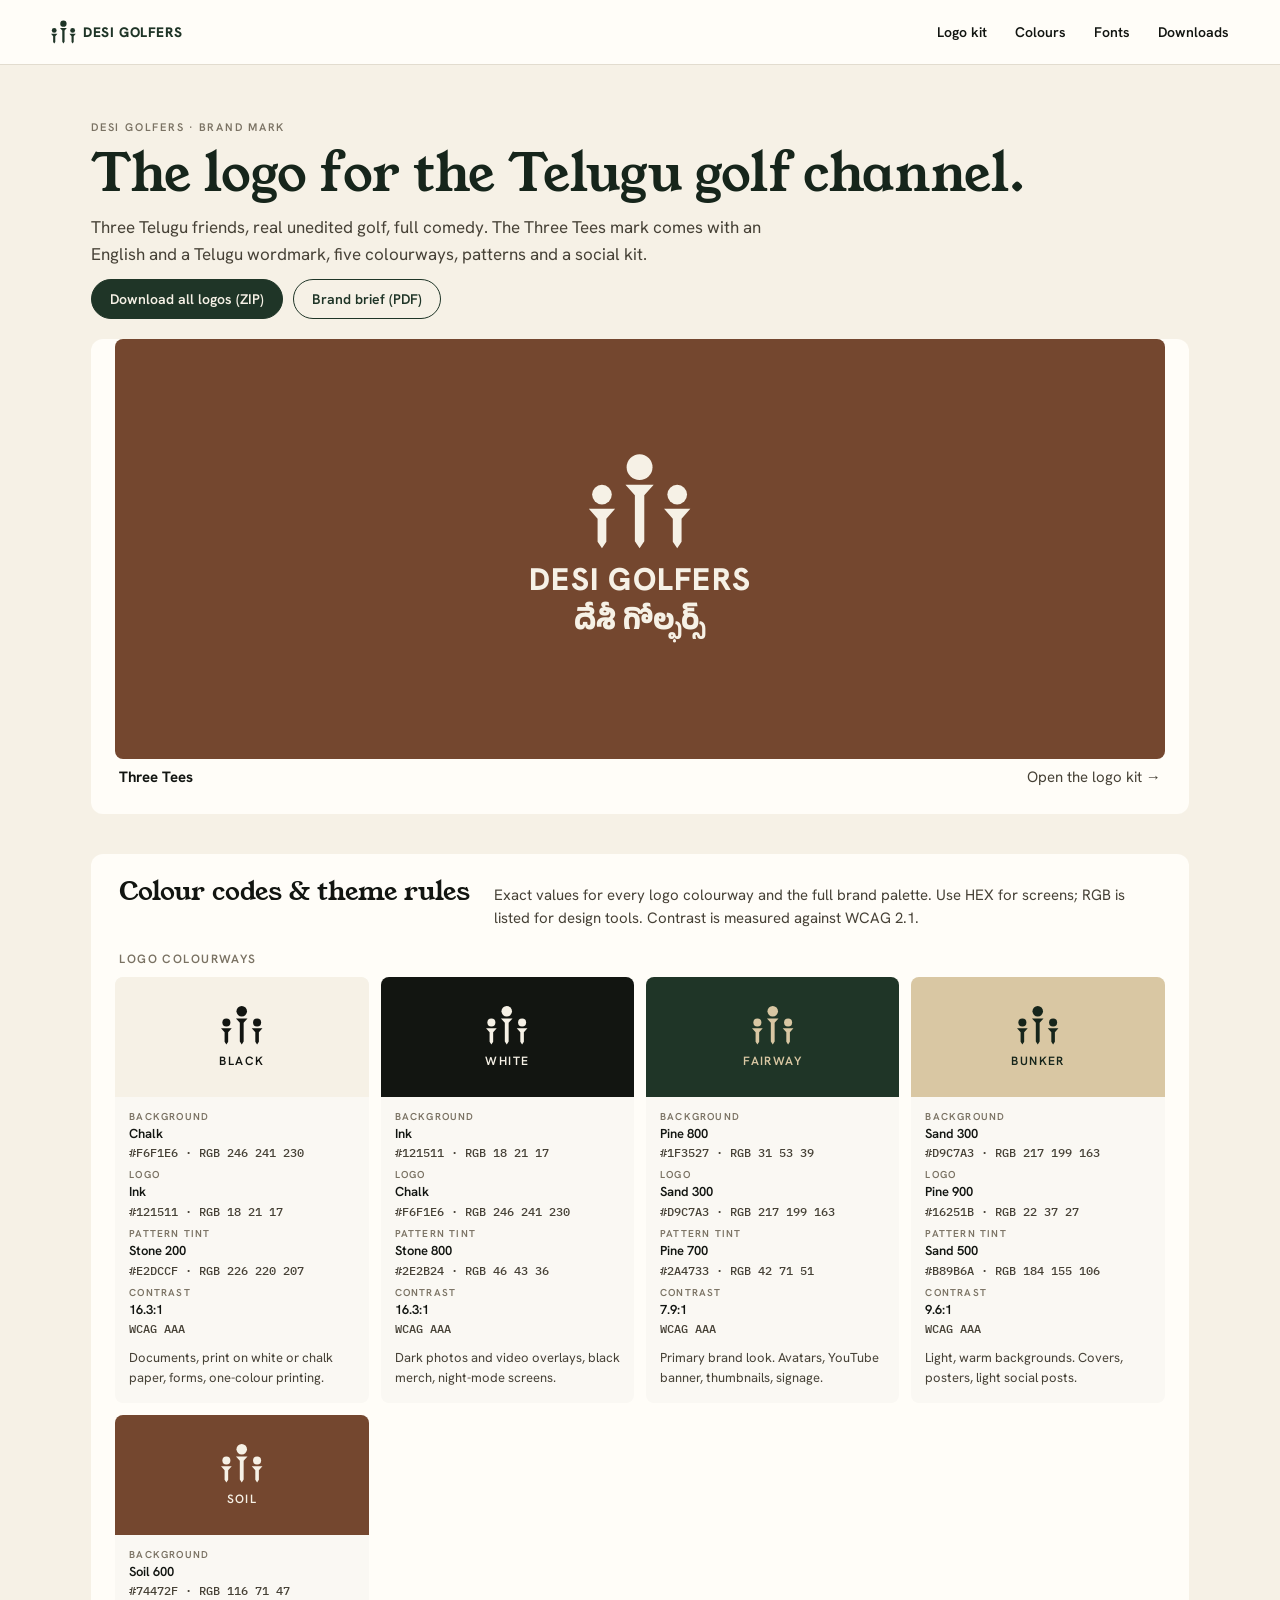
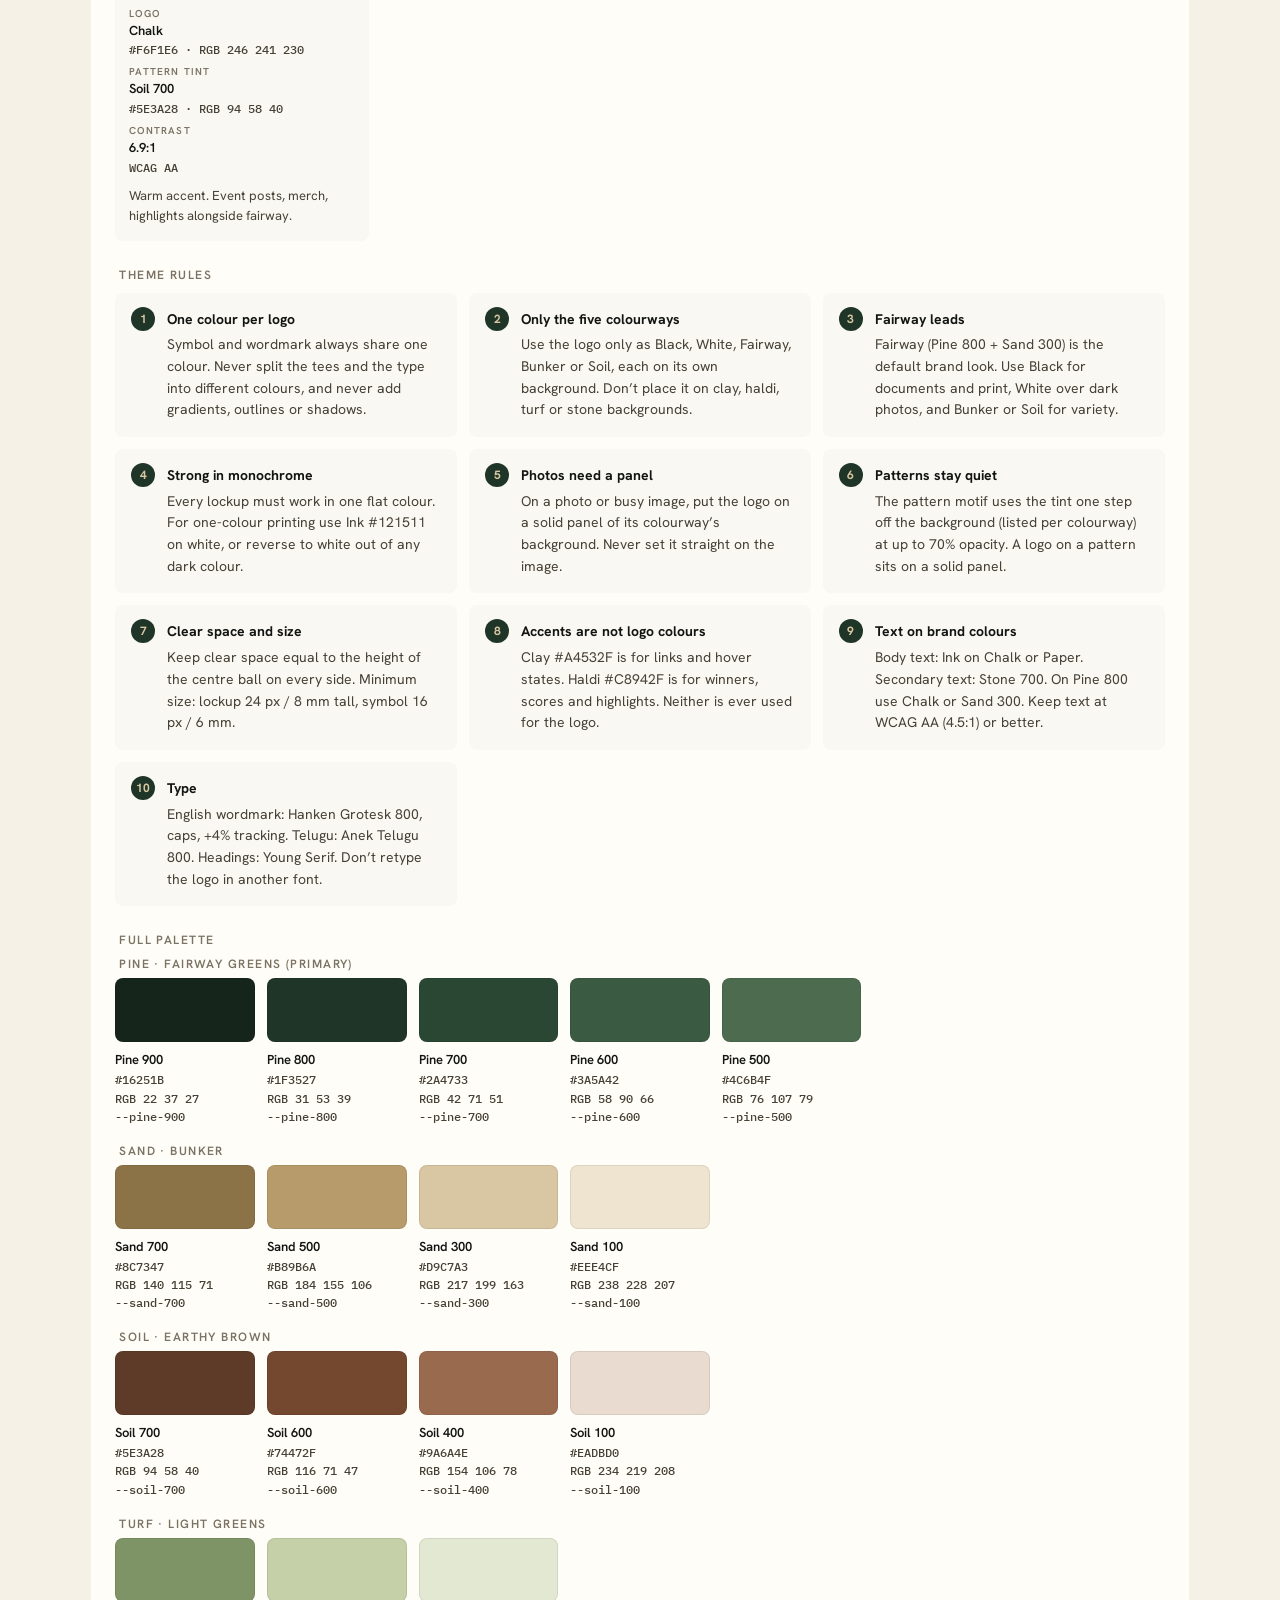
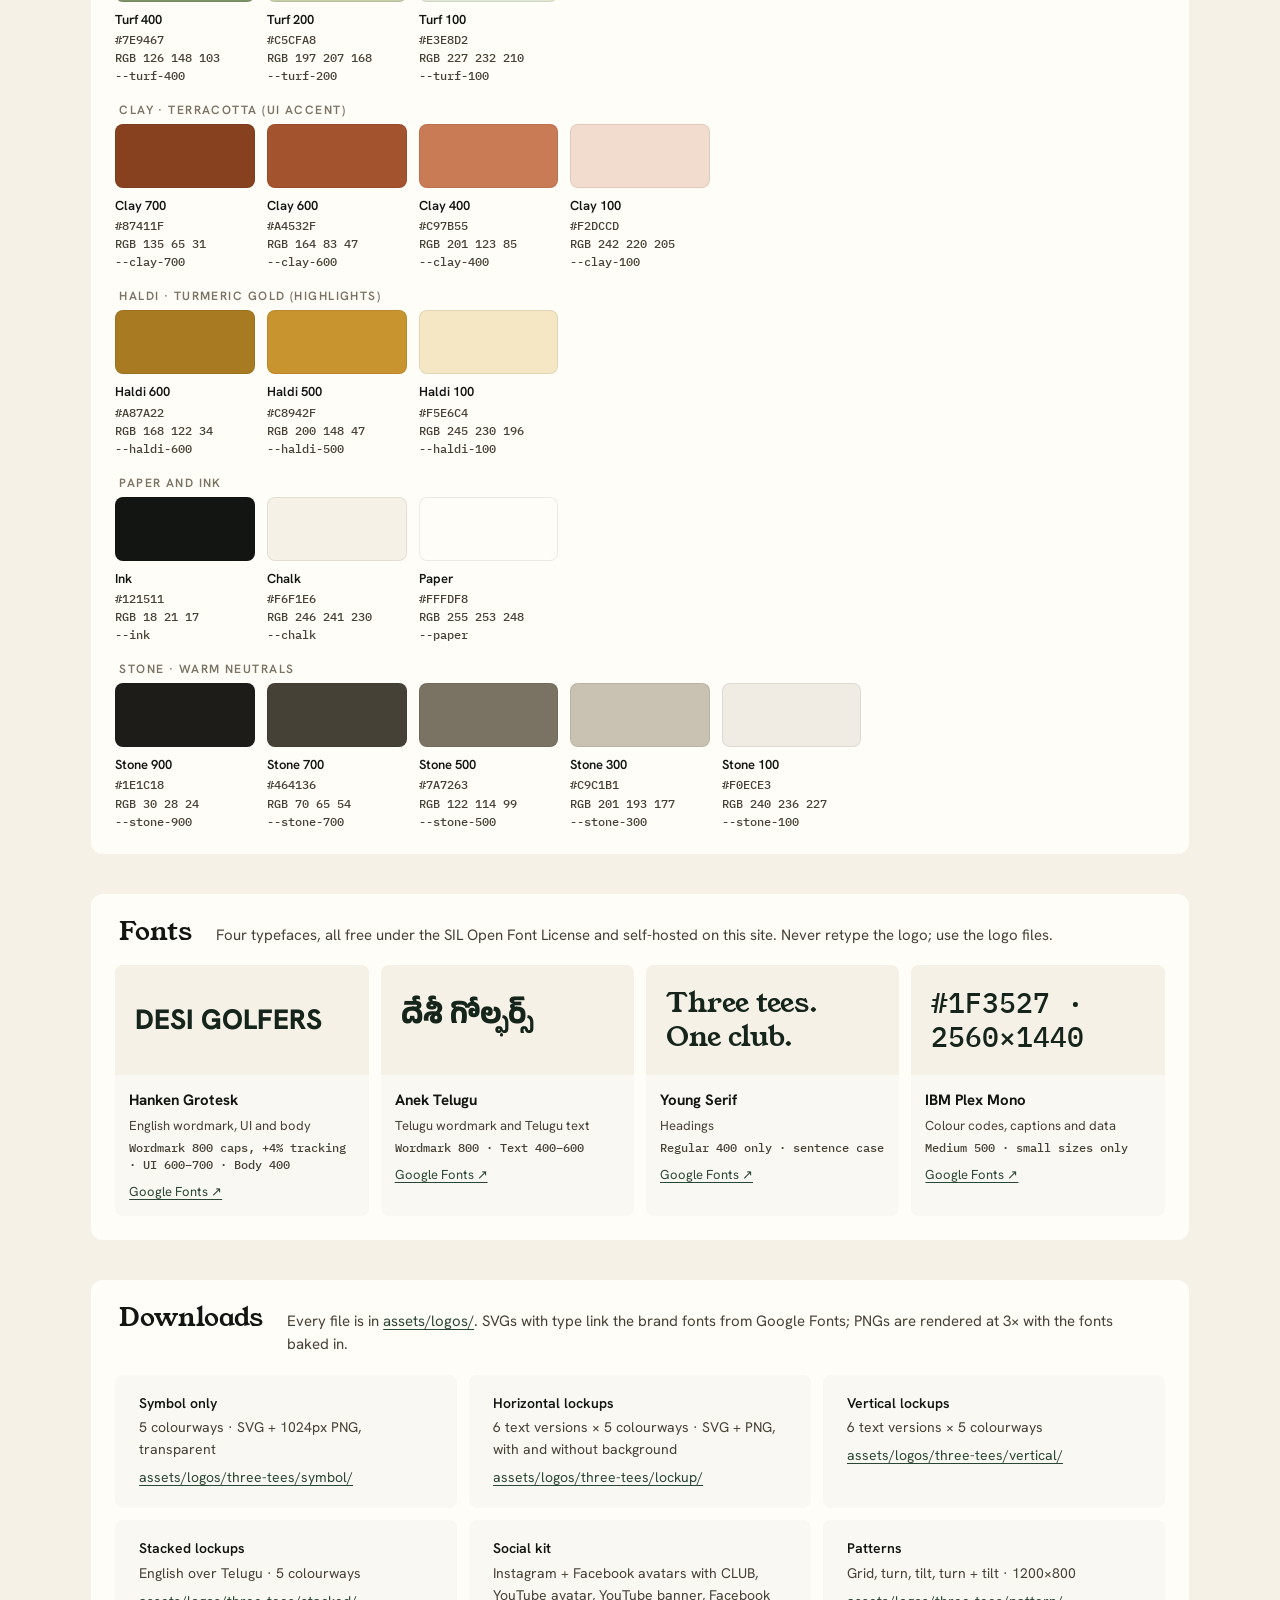
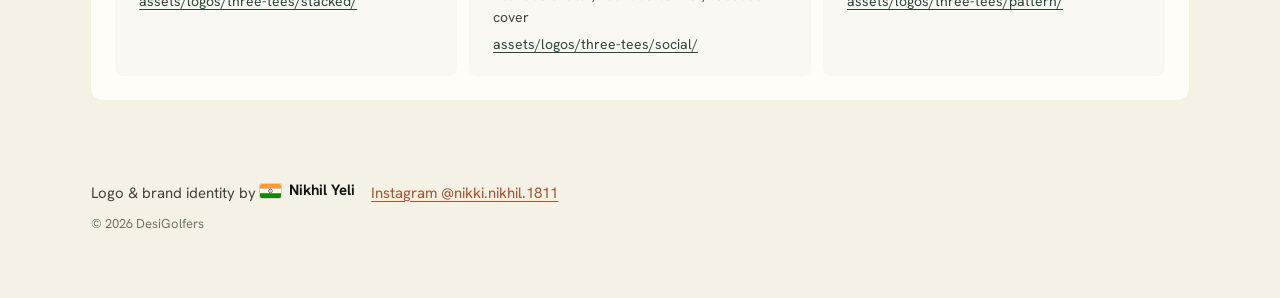
<file: index.html>
<!DOCTYPE html><html lang="en"><head><meta charset="utf-8"><meta name="viewport" content="width=device-width,initial-scale=1"><title>DesiGolfers · Brand mark</title><meta name="description" content="Logo, symbol and brand assets for Desi Golfers, the Telugu golf community. Designed by Nikhil Yeli."><meta name="author" content="Nikhil Yeli"><link rel="stylesheet" href="css/site.css" data-kit-fonts><link rel="icon" href="assets/logos/three-tees/symbol/fairway.svg"></head><body><nav class="nav"><a class="home" href="index.html" aria-label="DesiGolfers home"><span id="navlogo" style="display:flex;height:28px"></span></a><a href="three-tees.html">Logo kit</a><a href="index.html#theme">Colours</a><a href="index.html#fonts">Fonts</a><a href="index.html#downloads">Downloads</a></nav>
<div class="wrap"><header class="top"><span class="ov">Desi Golfers · Brand mark</span><h1>The logo for the Telugu golf channel.</h1><p>Three Telugu friends, real unedited golf, full comedy. The Three Tees mark comes with an English and a Telugu wordmark, five colourways, patterns and a social kit.</p><div class="getall"><a class="btn-dl" href="assets/desi-golfers-three-tees-logos.zip" download>Download all logos (ZIP)</a><a class="btn-dl alt" href="three-tees.html?print=1">Brand brief (PDF)</a></div></header>
<main><div class="board" id="marks"></div>
<div id="themewrap"></div><section class="board" id="downloads" data-screen-label="Downloads"><div class="bh"><h2>Downloads</h2><p>Every file is in <a href="assets/logos/">assets/logos/</a>. SVGs with type link the brand fonts from Google Fonts; PNGs are rendered at 3× with the fonts baked in.</p></div><div class="dl" id="dl"></div></section></main>
<footer class="sitefoot"><div class="credits"><span>Logo &amp; brand identity by <b class="by"><svg class="flag" viewBox="0 0 30 20" width="21" height="14" aria-label="India" role="img"><rect width="30" height="20" fill="#FF9933"/><rect y="6.67" width="30" height="6.67" fill="#fff"/><rect y="13.33" width="30" height="6.67" fill="#138808"/><circle cx="15" cy="10" r="2.6" fill="none" stroke="#000080" stroke-width=".8"/><circle cx="15" cy="10" r=".6" fill="#000080"/></svg>Nikhil Yeli</b></span><a href="https://instagram.com/nikki.nikhil.1811" target="_blank" rel="noopener">Instagram @nikki.nikhil.1811</a></div><span>© 2026 DesiGolfers</span></footer></div>
<script src="js/logo-kit.js"></script><script src="js/colour-board.js"></script><script src="js/type-board.js"></script>
<script>DGK.ready().then(()=>{const K=DGK,R=K.R,EN=[R('DESI GOLFERS','sans',800,.92,.04)],TE=[R(K.TE,'telugu',800,.82)];
document.getElementById('navlogo').innerHTML=K.svg(K.lock({k:'E',lines:[EN],fs:15,fg:'pine-800',pad:0}),{transp:1});
const B=K.lock({k:'E',arr:'v',fs:34,lines:[EN,TE],fg:'chalk',bg:'soil-600'});
const card=(href,bg,Bx,name,line)=>`<a href="${href}" class="cell" style="text-decoration:none;color:inherit"><div class="tile" style="background:var(--${bg});--h:420px">${K.svg(Bx,{transp:1})}</div><span class="cap" style="font:400 15px/1.4 var(--font-sans);color:var(--text-2);display:flex;justify-content:space-between;gap:12px"><b style="color:var(--ink)">${name}</b><span>${line} →</span></span></a>`;
document.getElementById('themewrap').outerHTML=renderColourBoard('E')+renderTypeBoard();document.getElementById('marks').innerHTML=card('three-tees.html','soil-600',B,'Three Tees','Open the logo kit');
const D=[['symbol/','Symbol only','5 colourways · SVG + 1024px PNG, transparent'],['lockup/','Horizontal lockups','6 text versions × 5 colourways · SVG + PNG, with and without background'],['vertical/','Vertical lockups','6 text versions × 5 colourways'],['stacked/','Stacked lockups','English over Telugu · 5 colourways'],['social/','Social kit','Instagram + Facebook avatars with CLUB, YouTube avatar, YouTube banner, Facebook cover'],['pattern/','Patterns','Grid, turn, tilt, turn + tilt · 1200×800']];
document.getElementById('dl').innerHTML=D.map(([p,t,d])=>`<div><b>${t}</b><span>${d}</span><a href="assets/logos/three-tees/${p}">assets/logos/three-tees/${p}</a></div>`).join('');});</script></body></html>
</file>
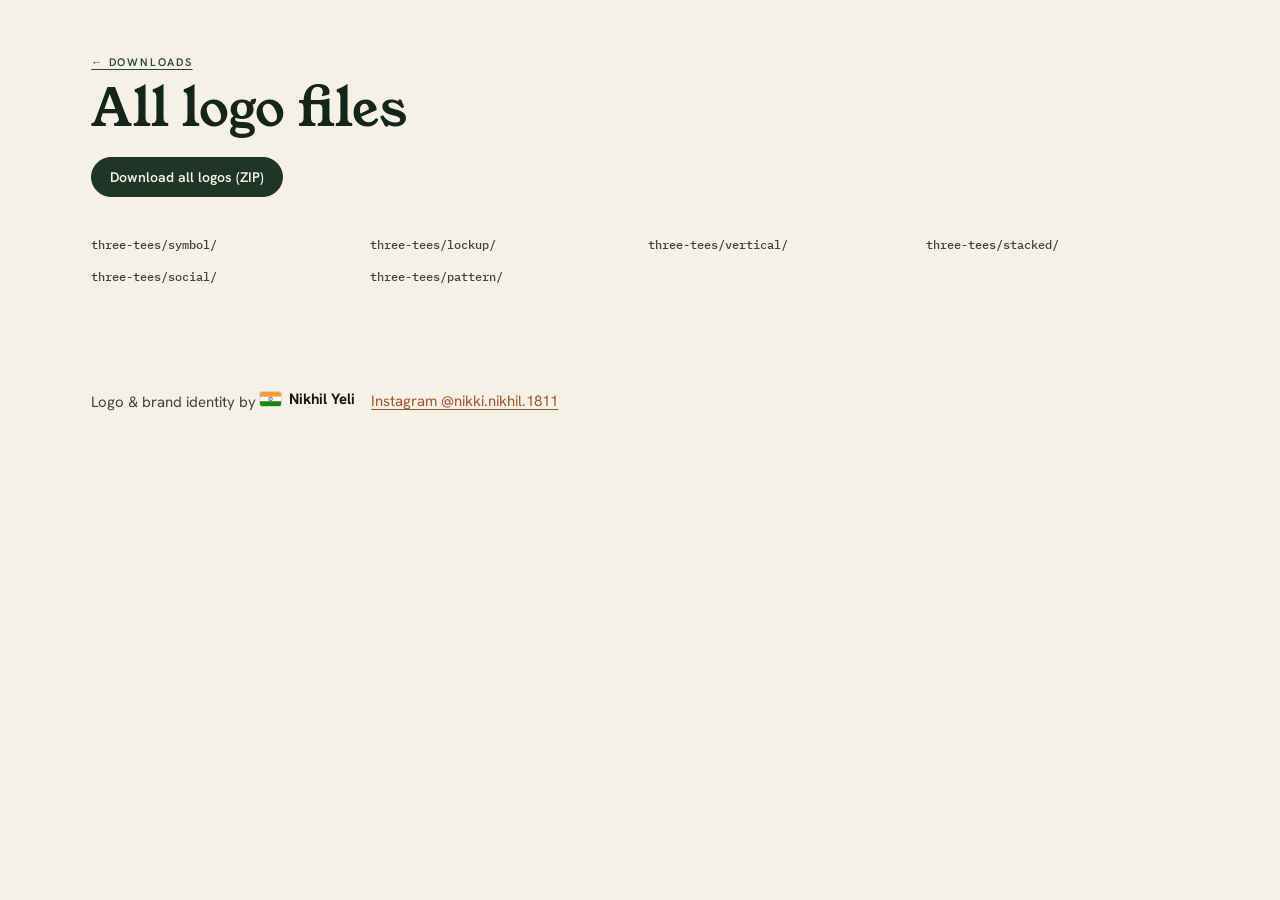
<file: assets/logos/index.html>
<!DOCTYPE html><html lang="en"><head><meta charset="utf-8"><meta name="viewport" content="width=device-width,initial-scale=1"><title>All logo files · Desi Golfers</title><link rel="stylesheet" href="../../css/site.css"><style>.files{display:grid;grid-template-columns:repeat(auto-fill,minmax(200px,1fr));gap:16px;padding:24px 0 64px}.files a{display:flex;flex-direction:column;gap:8px;text-decoration:none;color:var(--text-2);font:500 12px/1.3 var(--font-mono);word-break:break-all}.files span{aspect-ratio:4/3;display:flex;align-items:center;justify-content:center;background:repeating-conic-gradient(var(--stone-200) 0 25%,var(--paper) 0 50%) 0 0/16px 16px;border-radius:6px;padding:12px}.files img{max-width:100%;max-height:100%}</style></head><body><div class="wrap"><header class="top"><span class="ov"><a href="../../index.html#downloads">← Downloads</a></span><h1>All logo files</h1></header><p style="margin-bottom:16px"><a class="btn-dl" href="../desi-golfers-three-tees-logos.zip" download>Download all logos (ZIP)</a></p><div class="files" style="grid-template-columns:repeat(auto-fill,minmax(220px,1fr))"><a href="three-tees/symbol/">three-tees/symbol/</a><a href="three-tees/lockup/">three-tees/lockup/</a><a href="three-tees/vertical/">three-tees/vertical/</a><a href="three-tees/stacked/">three-tees/stacked/</a><a href="three-tees/social/">three-tees/social/</a><a href="three-tees/pattern/">three-tees/pattern/</a></div><footer class="sitefoot"><div class="credits"><span>Logo &amp; brand identity by <b class="by"><svg class="flag" viewBox="0 0 30 20" width="21" height="14" aria-label="India" role="img"><rect width="30" height="20" fill="#FF9933"/><rect y="6.67" width="30" height="6.67" fill="#fff"/><rect y="13.33" width="30" height="6.67" fill="#138808"/><circle cx="15" cy="10" r="2.6" fill="none" stroke="#000080" stroke-width=".8"/><circle cx="15" cy="10" r=".6" fill="#000080"/></svg>Nikhil Yeli</b></span><a href="https://instagram.com/nikki.nikhil.1811" target="_blank" rel="noopener">Instagram @nikki.nikhil.1811</a></div></footer></div></body></html>
</file>
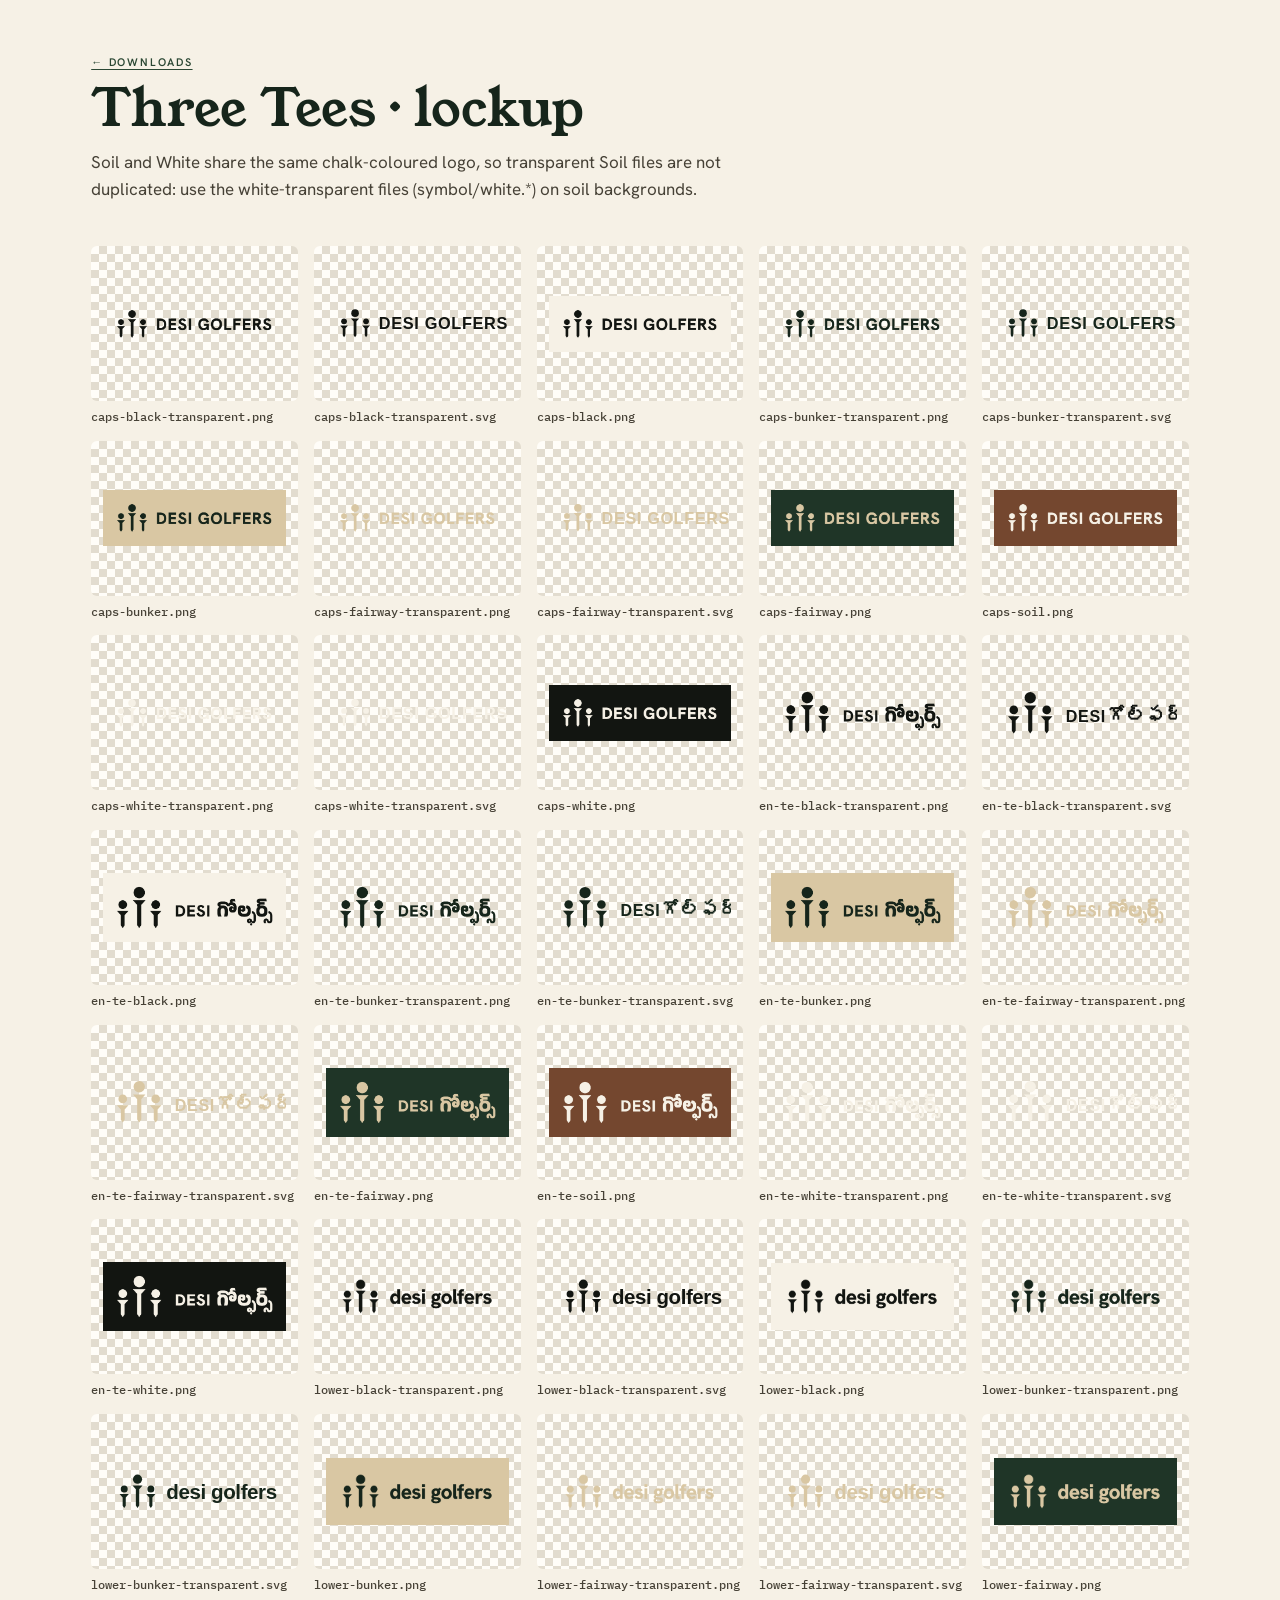
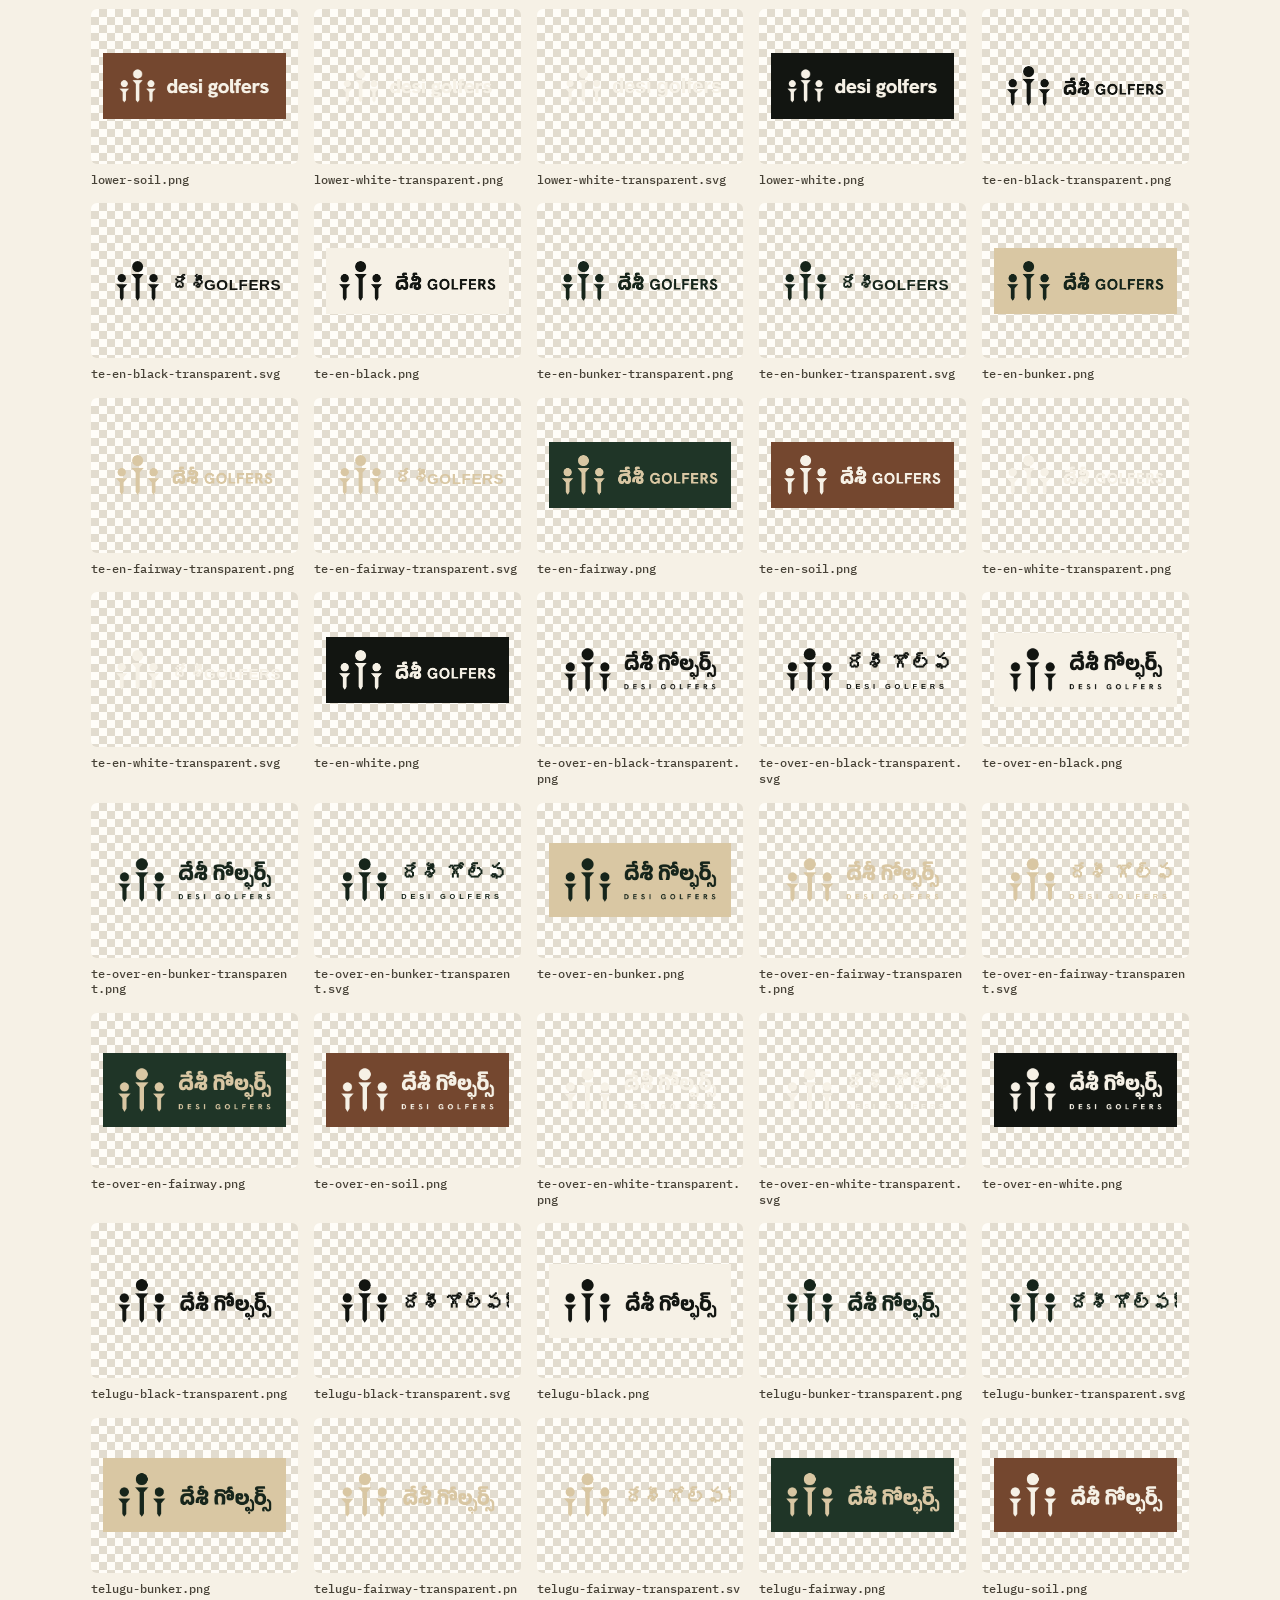
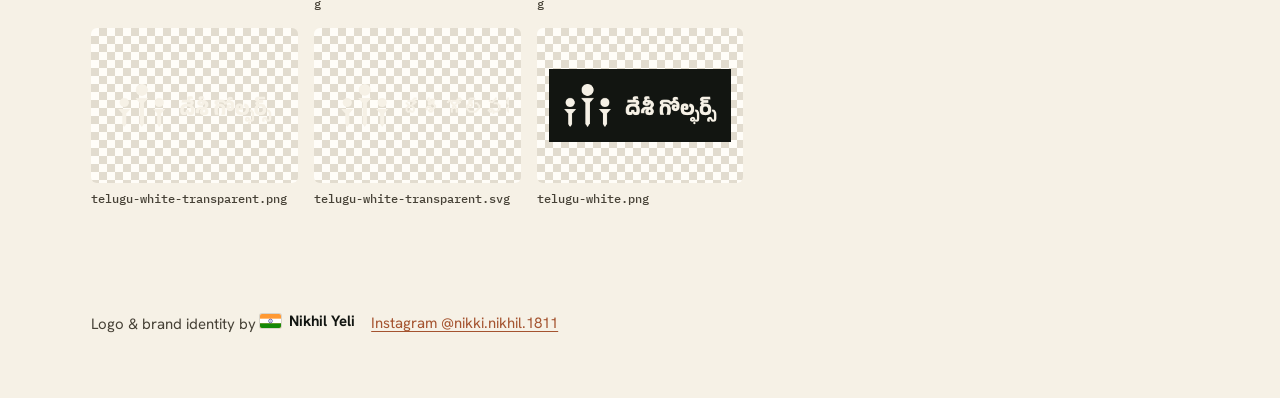
<file: assets/logos/three-tees/lockup/index.html>
<!DOCTYPE html><html lang="en"><head><meta charset="utf-8"><meta name="viewport" content="width=device-width,initial-scale=1"><title>Three Tees · lockup · Desi Golfers</title><link rel="stylesheet" href="../../../../css/site.css"><style>.files{display:grid;grid-template-columns:repeat(auto-fill,minmax(200px,1fr));gap:16px;padding:24px 0 64px}.files a{display:flex;flex-direction:column;gap:8px;text-decoration:none;color:var(--text-2);font:500 12px/1.3 var(--font-mono);word-break:break-all}.files span{aspect-ratio:4/3;display:flex;align-items:center;justify-content:center;background:repeating-conic-gradient(var(--stone-200) 0 25%,var(--paper) 0 50%) 0 0/16px 16px;border-radius:6px;padding:12px}.files img{max-width:100%;max-height:100%}</style></head><body><div class="wrap"><header class="top"><span class="ov"><a href="../../../../index.html#downloads">← Downloads</a></span><h1>Three Tees · lockup</h1><p style="color:var(--text-2);max-width:680px">Soil and White share the same chalk-coloured logo, so transparent Soil files are not duplicated: use the white-transparent files (symbol/white.*) on soil backgrounds.</p></header><div class="files"><a href="caps-black-transparent.png" download><span><img src="caps-black-transparent.png" alt="" loading="lazy"></span>caps-black-transparent.png</a><a href="caps-black-transparent.svg" download><span><img src="caps-black-transparent.svg" alt="" loading="lazy"></span>caps-black-transparent.svg</a><a href="caps-black.png" download><span><img src="caps-black.png" alt="" loading="lazy"></span>caps-black.png</a><a href="caps-bunker-transparent.png" download><span><img src="caps-bunker-transparent.png" alt="" loading="lazy"></span>caps-bunker-transparent.png</a><a href="caps-bunker-transparent.svg" download><span><img src="caps-bunker-transparent.svg" alt="" loading="lazy"></span>caps-bunker-transparent.svg</a><a href="caps-bunker.png" download><span><img src="caps-bunker.png" alt="" loading="lazy"></span>caps-bunker.png</a><a href="caps-fairway-transparent.png" download><span><img src="caps-fairway-transparent.png" alt="" loading="lazy"></span>caps-fairway-transparent.png</a><a href="caps-fairway-transparent.svg" download><span><img src="caps-fairway-transparent.svg" alt="" loading="lazy"></span>caps-fairway-transparent.svg</a><a href="caps-fairway.png" download><span><img src="caps-fairway.png" alt="" loading="lazy"></span>caps-fairway.png</a><a href="caps-soil.png" download><span><img src="caps-soil.png" alt="" loading="lazy"></span>caps-soil.png</a><a href="caps-white-transparent.png" download><span><img src="caps-white-transparent.png" alt="" loading="lazy"></span>caps-white-transparent.png</a><a href="caps-white-transparent.svg" download><span><img src="caps-white-transparent.svg" alt="" loading="lazy"></span>caps-white-transparent.svg</a><a href="caps-white.png" download><span><img src="caps-white.png" alt="" loading="lazy"></span>caps-white.png</a><a href="en-te-black-transparent.png" download><span><img src="en-te-black-transparent.png" alt="" loading="lazy"></span>en-te-black-transparent.png</a><a href="en-te-black-transparent.svg" download><span><img src="en-te-black-transparent.svg" alt="" loading="lazy"></span>en-te-black-transparent.svg</a><a href="en-te-black.png" download><span><img src="en-te-black.png" alt="" loading="lazy"></span>en-te-black.png</a><a href="en-te-bunker-transparent.png" download><span><img src="en-te-bunker-transparent.png" alt="" loading="lazy"></span>en-te-bunker-transparent.png</a><a href="en-te-bunker-transparent.svg" download><span><img src="en-te-bunker-transparent.svg" alt="" loading="lazy"></span>en-te-bunker-transparent.svg</a><a href="en-te-bunker.png" download><span><img src="en-te-bunker.png" alt="" loading="lazy"></span>en-te-bunker.png</a><a href="en-te-fairway-transparent.png" download><span><img src="en-te-fairway-transparent.png" alt="" loading="lazy"></span>en-te-fairway-transparent.png</a><a href="en-te-fairway-transparent.svg" download><span><img src="en-te-fairway-transparent.svg" alt="" loading="lazy"></span>en-te-fairway-transparent.svg</a><a href="en-te-fairway.png" download><span><img src="en-te-fairway.png" alt="" loading="lazy"></span>en-te-fairway.png</a><a href="en-te-soil.png" download><span><img src="en-te-soil.png" alt="" loading="lazy"></span>en-te-soil.png</a><a href="en-te-white-transparent.png" download><span><img src="en-te-white-transparent.png" alt="" loading="lazy"></span>en-te-white-transparent.png</a><a href="en-te-white-transparent.svg" download><span><img src="en-te-white-transparent.svg" alt="" loading="lazy"></span>en-te-white-transparent.svg</a><a href="en-te-white.png" download><span><img src="en-te-white.png" alt="" loading="lazy"></span>en-te-white.png</a><a href="lower-black-transparent.png" download><span><img src="lower-black-transparent.png" alt="" loading="lazy"></span>lower-black-transparent.png</a><a href="lower-black-transparent.svg" download><span><img src="lower-black-transparent.svg" alt="" loading="lazy"></span>lower-black-transparent.svg</a><a href="lower-black.png" download><span><img src="lower-black.png" alt="" loading="lazy"></span>lower-black.png</a><a href="lower-bunker-transparent.png" download><span><img src="lower-bunker-transparent.png" alt="" loading="lazy"></span>lower-bunker-transparent.png</a><a href="lower-bunker-transparent.svg" download><span><img src="lower-bunker-transparent.svg" alt="" loading="lazy"></span>lower-bunker-transparent.svg</a><a href="lower-bunker.png" download><span><img src="lower-bunker.png" alt="" loading="lazy"></span>lower-bunker.png</a><a href="lower-fairway-transparent.png" download><span><img src="lower-fairway-transparent.png" alt="" loading="lazy"></span>lower-fairway-transparent.png</a><a href="lower-fairway-transparent.svg" download><span><img src="lower-fairway-transparent.svg" alt="" loading="lazy"></span>lower-fairway-transparent.svg</a><a href="lower-fairway.png" download><span><img src="lower-fairway.png" alt="" loading="lazy"></span>lower-fairway.png</a><a href="lower-soil.png" download><span><img src="lower-soil.png" alt="" loading="lazy"></span>lower-soil.png</a><a href="lower-white-transparent.png" download><span><img src="lower-white-transparent.png" alt="" loading="lazy"></span>lower-white-transparent.png</a><a href="lower-white-transparent.svg" download><span><img src="lower-white-transparent.svg" alt="" loading="lazy"></span>lower-white-transparent.svg</a><a href="lower-white.png" download><span><img src="lower-white.png" alt="" loading="lazy"></span>lower-white.png</a><a href="te-en-black-transparent.png" download><span><img src="te-en-black-transparent.png" alt="" loading="lazy"></span>te-en-black-transparent.png</a><a href="te-en-black-transparent.svg" download><span><img src="te-en-black-transparent.svg" alt="" loading="lazy"></span>te-en-black-transparent.svg</a><a href="te-en-black.png" download><span><img src="te-en-black.png" alt="" loading="lazy"></span>te-en-black.png</a><a href="te-en-bunker-transparent.png" download><span><img src="te-en-bunker-transparent.png" alt="" loading="lazy"></span>te-en-bunker-transparent.png</a><a href="te-en-bunker-transparent.svg" download><span><img src="te-en-bunker-transparent.svg" alt="" loading="lazy"></span>te-en-bunker-transparent.svg</a><a href="te-en-bunker.png" download><span><img src="te-en-bunker.png" alt="" loading="lazy"></span>te-en-bunker.png</a><a href="te-en-fairway-transparent.png" download><span><img src="te-en-fairway-transparent.png" alt="" loading="lazy"></span>te-en-fairway-transparent.png</a><a href="te-en-fairway-transparent.svg" download><span><img src="te-en-fairway-transparent.svg" alt="" loading="lazy"></span>te-en-fairway-transparent.svg</a><a href="te-en-fairway.png" download><span><img src="te-en-fairway.png" alt="" loading="lazy"></span>te-en-fairway.png</a><a href="te-en-soil.png" download><span><img src="te-en-soil.png" alt="" loading="lazy"></span>te-en-soil.png</a><a href="te-en-white-transparent.png" download><span><img src="te-en-white-transparent.png" alt="" loading="lazy"></span>te-en-white-transparent.png</a><a href="te-en-white-transparent.svg" download><span><img src="te-en-white-transparent.svg" alt="" loading="lazy"></span>te-en-white-transparent.svg</a><a href="te-en-white.png" download><span><img src="te-en-white.png" alt="" loading="lazy"></span>te-en-white.png</a><a href="te-over-en-black-transparent.png" download><span><img src="te-over-en-black-transparent.png" alt="" loading="lazy"></span>te-over-en-black-transparent.png</a><a href="te-over-en-black-transparent.svg" download><span><img src="te-over-en-black-transparent.svg" alt="" loading="lazy"></span>te-over-en-black-transparent.svg</a><a href="te-over-en-black.png" download><span><img src="te-over-en-black.png" alt="" loading="lazy"></span>te-over-en-black.png</a><a href="te-over-en-bunker-transparent.png" download><span><img src="te-over-en-bunker-transparent.png" alt="" loading="lazy"></span>te-over-en-bunker-transparent.png</a><a href="te-over-en-bunker-transparent.svg" download><span><img src="te-over-en-bunker-transparent.svg" alt="" loading="lazy"></span>te-over-en-bunker-transparent.svg</a><a href="te-over-en-bunker.png" download><span><img src="te-over-en-bunker.png" alt="" loading="lazy"></span>te-over-en-bunker.png</a><a href="te-over-en-fairway-transparent.png" download><span><img src="te-over-en-fairway-transparent.png" alt="" loading="lazy"></span>te-over-en-fairway-transparent.png</a><a href="te-over-en-fairway-transparent.svg" download><span><img src="te-over-en-fairway-transparent.svg" alt="" loading="lazy"></span>te-over-en-fairway-transparent.svg</a><a href="te-over-en-fairway.png" download><span><img src="te-over-en-fairway.png" alt="" loading="lazy"></span>te-over-en-fairway.png</a><a href="te-over-en-soil.png" download><span><img src="te-over-en-soil.png" alt="" loading="lazy"></span>te-over-en-soil.png</a><a href="te-over-en-white-transparent.png" download><span><img src="te-over-en-white-transparent.png" alt="" loading="lazy"></span>te-over-en-white-transparent.png</a><a href="te-over-en-white-transparent.svg" download><span><img src="te-over-en-white-transparent.svg" alt="" loading="lazy"></span>te-over-en-white-transparent.svg</a><a href="te-over-en-white.png" download><span><img src="te-over-en-white.png" alt="" loading="lazy"></span>te-over-en-white.png</a><a href="telugu-black-transparent.png" download><span><img src="telugu-black-transparent.png" alt="" loading="lazy"></span>telugu-black-transparent.png</a><a href="telugu-black-transparent.svg" download><span><img src="telugu-black-transparent.svg" alt="" loading="lazy"></span>telugu-black-transparent.svg</a><a href="telugu-black.png" download><span><img src="telugu-black.png" alt="" loading="lazy"></span>telugu-black.png</a><a href="telugu-bunker-transparent.png" download><span><img src="telugu-bunker-transparent.png" alt="" loading="lazy"></span>telugu-bunker-transparent.png</a><a href="telugu-bunker-transparent.svg" download><span><img src="telugu-bunker-transparent.svg" alt="" loading="lazy"></span>telugu-bunker-transparent.svg</a><a href="telugu-bunker.png" download><span><img src="telugu-bunker.png" alt="" loading="lazy"></span>telugu-bunker.png</a><a href="telugu-fairway-transparent.png" download><span><img src="telugu-fairway-transparent.png" alt="" loading="lazy"></span>telugu-fairway-transparent.png</a><a href="telugu-fairway-transparent.svg" download><span><img src="telugu-fairway-transparent.svg" alt="" loading="lazy"></span>telugu-fairway-transparent.svg</a><a href="telugu-fairway.png" download><span><img src="telugu-fairway.png" alt="" loading="lazy"></span>telugu-fairway.png</a><a href="telugu-soil.png" download><span><img src="telugu-soil.png" alt="" loading="lazy"></span>telugu-soil.png</a><a href="telugu-white-transparent.png" download><span><img src="telugu-white-transparent.png" alt="" loading="lazy"></span>telugu-white-transparent.png</a><a href="telugu-white-transparent.svg" download><span><img src="telugu-white-transparent.svg" alt="" loading="lazy"></span>telugu-white-transparent.svg</a><a href="telugu-white.png" download><span><img src="telugu-white.png" alt="" loading="lazy"></span>telugu-white.png</a></div><footer class="sitefoot"><div class="credits"><span>Logo &amp; brand identity by <b class="by"><svg class="flag" viewBox="0 0 30 20" width="21" height="14" aria-label="India" role="img"><rect width="30" height="20" fill="#FF9933"/><rect y="6.67" width="30" height="6.67" fill="#fff"/><rect y="13.33" width="30" height="6.67" fill="#138808"/><circle cx="15" cy="10" r="2.6" fill="none" stroke="#000080" stroke-width=".8"/><circle cx="15" cy="10" r=".6" fill="#000080"/></svg>Nikhil Yeli</b></span><a href="https://instagram.com/nikki.nikhil.1811" target="_blank" rel="noopener">Instagram @nikki.nikhil.1811</a></div></footer></div></body></html>
</file>
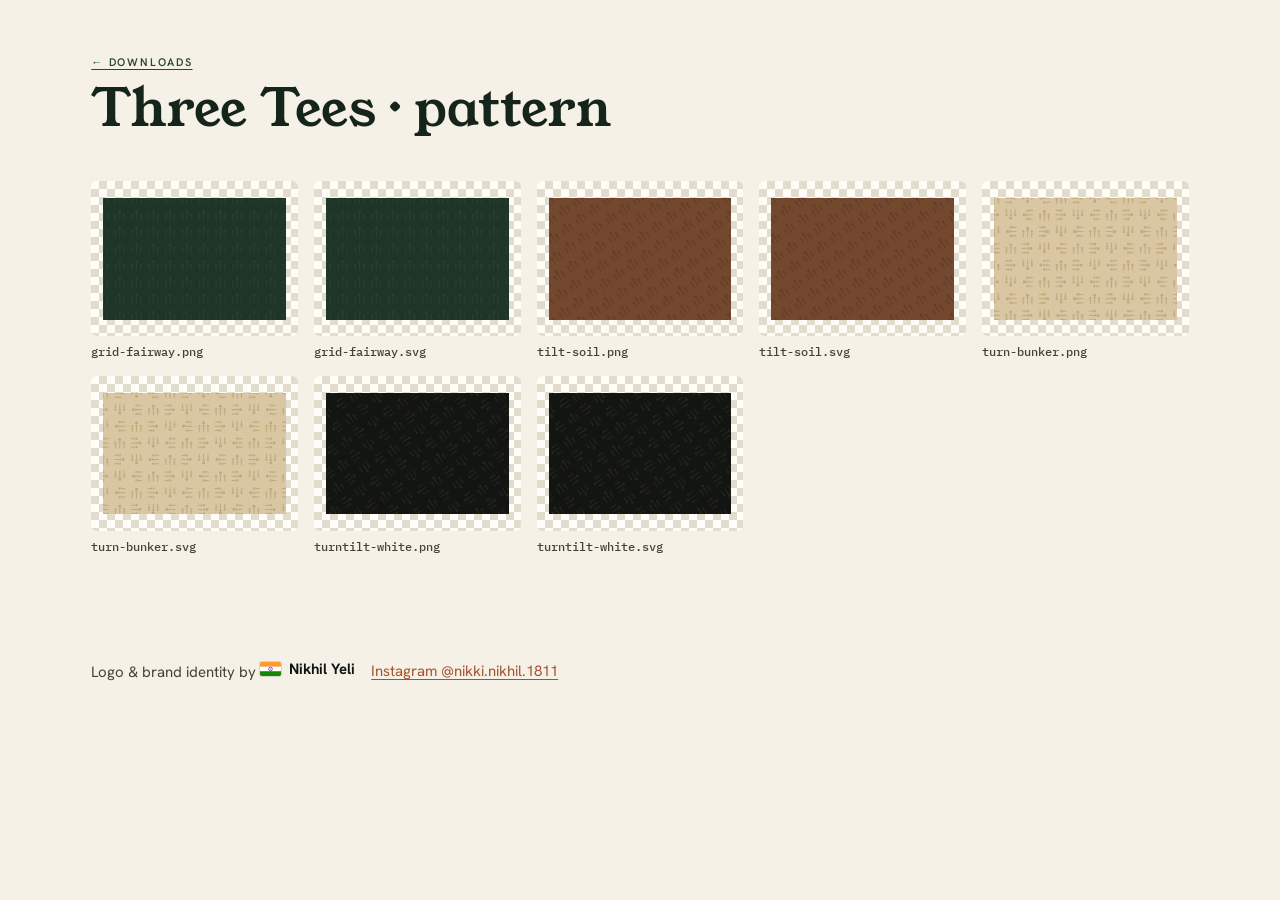
<file: assets/logos/three-tees/pattern/index.html>
<!DOCTYPE html><html lang="en"><head><meta charset="utf-8"><meta name="viewport" content="width=device-width,initial-scale=1"><title>Three Tees · pattern · Desi Golfers</title><link rel="stylesheet" href="../../../../css/site.css"><style>.files{display:grid;grid-template-columns:repeat(auto-fill,minmax(200px,1fr));gap:16px;padding:24px 0 64px}.files a{display:flex;flex-direction:column;gap:8px;text-decoration:none;color:var(--text-2);font:500 12px/1.3 var(--font-mono);word-break:break-all}.files span{aspect-ratio:4/3;display:flex;align-items:center;justify-content:center;background:repeating-conic-gradient(var(--stone-200) 0 25%,var(--paper) 0 50%) 0 0/16px 16px;border-radius:6px;padding:12px}.files img{max-width:100%;max-height:100%}</style></head><body><div class="wrap"><header class="top"><span class="ov"><a href="../../../../index.html#downloads">← Downloads</a></span><h1>Three Tees · pattern</h1></header><div class="files"><a href="grid-fairway.png" download><span><img src="grid-fairway.png" alt="" loading="lazy"></span>grid-fairway.png</a><a href="grid-fairway.svg" download><span><img src="grid-fairway.svg" alt="" loading="lazy"></span>grid-fairway.svg</a><a href="tilt-soil.png" download><span><img src="tilt-soil.png" alt="" loading="lazy"></span>tilt-soil.png</a><a href="tilt-soil.svg" download><span><img src="tilt-soil.svg" alt="" loading="lazy"></span>tilt-soil.svg</a><a href="turn-bunker.png" download><span><img src="turn-bunker.png" alt="" loading="lazy"></span>turn-bunker.png</a><a href="turn-bunker.svg" download><span><img src="turn-bunker.svg" alt="" loading="lazy"></span>turn-bunker.svg</a><a href="turntilt-white.png" download><span><img src="turntilt-white.png" alt="" loading="lazy"></span>turntilt-white.png</a><a href="turntilt-white.svg" download><span><img src="turntilt-white.svg" alt="" loading="lazy"></span>turntilt-white.svg</a></div><footer class="sitefoot"><div class="credits"><span>Logo &amp; brand identity by <b class="by"><svg class="flag" viewBox="0 0 30 20" width="21" height="14" aria-label="India" role="img"><rect width="30" height="20" fill="#FF9933"/><rect y="6.67" width="30" height="6.67" fill="#fff"/><rect y="13.33" width="30" height="6.67" fill="#138808"/><circle cx="15" cy="10" r="2.6" fill="none" stroke="#000080" stroke-width=".8"/><circle cx="15" cy="10" r=".6" fill="#000080"/></svg>Nikhil Yeli</b></span><a href="https://instagram.com/nikki.nikhil.1811" target="_blank" rel="noopener">Instagram @nikki.nikhil.1811</a></div></footer></div></body></html>
</file>
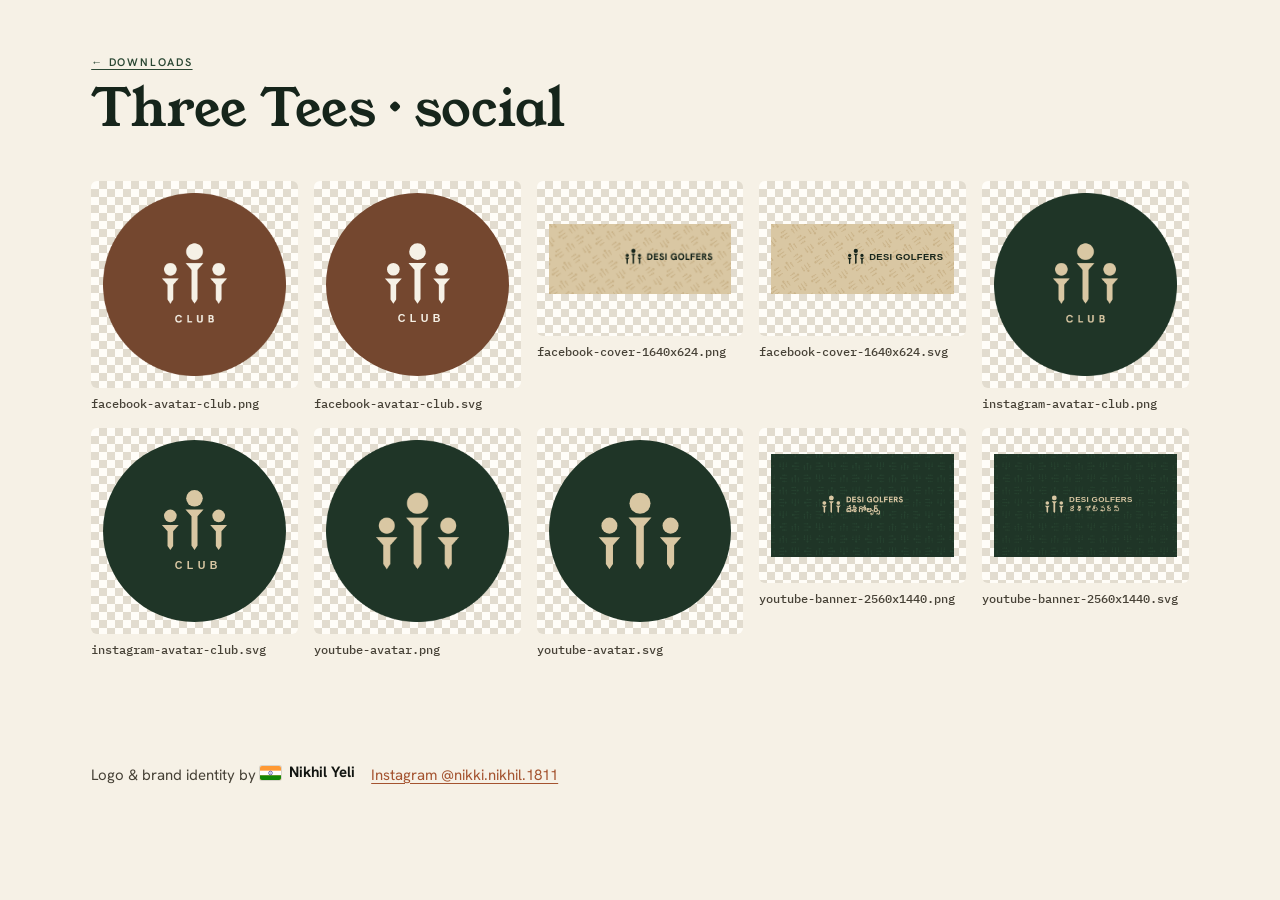
<file: assets/logos/three-tees/social/index.html>
<!DOCTYPE html><html lang="en"><head><meta charset="utf-8"><meta name="viewport" content="width=device-width,initial-scale=1"><title>Three Tees · social · Desi Golfers</title><link rel="stylesheet" href="../../../../css/site.css"><style>.files{display:grid;grid-template-columns:repeat(auto-fill,minmax(200px,1fr));gap:16px;padding:24px 0 64px}.files a{display:flex;flex-direction:column;gap:8px;text-decoration:none;color:var(--text-2);font:500 12px/1.3 var(--font-mono);word-break:break-all}.files span{aspect-ratio:4/3;display:flex;align-items:center;justify-content:center;background:repeating-conic-gradient(var(--stone-200) 0 25%,var(--paper) 0 50%) 0 0/16px 16px;border-radius:6px;padding:12px}.files img{max-width:100%;max-height:100%}</style></head><body><div class="wrap"><header class="top"><span class="ov"><a href="../../../../index.html#downloads">← Downloads</a></span><h1>Three Tees · social</h1></header><div class="files"><a href="facebook-avatar-club.png" download><span><img src="facebook-avatar-club.png" alt="" loading="lazy"></span>facebook-avatar-club.png</a><a href="facebook-avatar-club.svg" download><span><img src="facebook-avatar-club.svg" alt="" loading="lazy"></span>facebook-avatar-club.svg</a><a href="facebook-cover-1640x624.png" download><span><img src="facebook-cover-1640x624.png" alt="" loading="lazy"></span>facebook-cover-1640x624.png</a><a href="facebook-cover-1640x624.svg" download><span><img src="facebook-cover-1640x624.svg" alt="" loading="lazy"></span>facebook-cover-1640x624.svg</a><a href="instagram-avatar-club.png" download><span><img src="instagram-avatar-club.png" alt="" loading="lazy"></span>instagram-avatar-club.png</a><a href="instagram-avatar-club.svg" download><span><img src="instagram-avatar-club.svg" alt="" loading="lazy"></span>instagram-avatar-club.svg</a><a href="youtube-avatar.png" download><span><img src="youtube-avatar.png" alt="" loading="lazy"></span>youtube-avatar.png</a><a href="youtube-avatar.svg" download><span><img src="youtube-avatar.svg" alt="" loading="lazy"></span>youtube-avatar.svg</a><a href="youtube-banner-2560x1440.png" download><span><img src="youtube-banner-2560x1440.png" alt="" loading="lazy"></span>youtube-banner-2560x1440.png</a><a href="youtube-banner-2560x1440.svg" download><span><img src="youtube-banner-2560x1440.svg" alt="" loading="lazy"></span>youtube-banner-2560x1440.svg</a></div><footer class="sitefoot"><div class="credits"><span>Logo &amp; brand identity by <b class="by"><svg class="flag" viewBox="0 0 30 20" width="21" height="14" aria-label="India" role="img"><rect width="30" height="20" fill="#FF9933"/><rect y="6.67" width="30" height="6.67" fill="#fff"/><rect y="13.33" width="30" height="6.67" fill="#138808"/><circle cx="15" cy="10" r="2.6" fill="none" stroke="#000080" stroke-width=".8"/><circle cx="15" cy="10" r=".6" fill="#000080"/></svg>Nikhil Yeli</b></span><a href="https://instagram.com/nikki.nikhil.1811" target="_blank" rel="noopener">Instagram @nikki.nikhil.1811</a></div></footer></div></body></html>
</file>
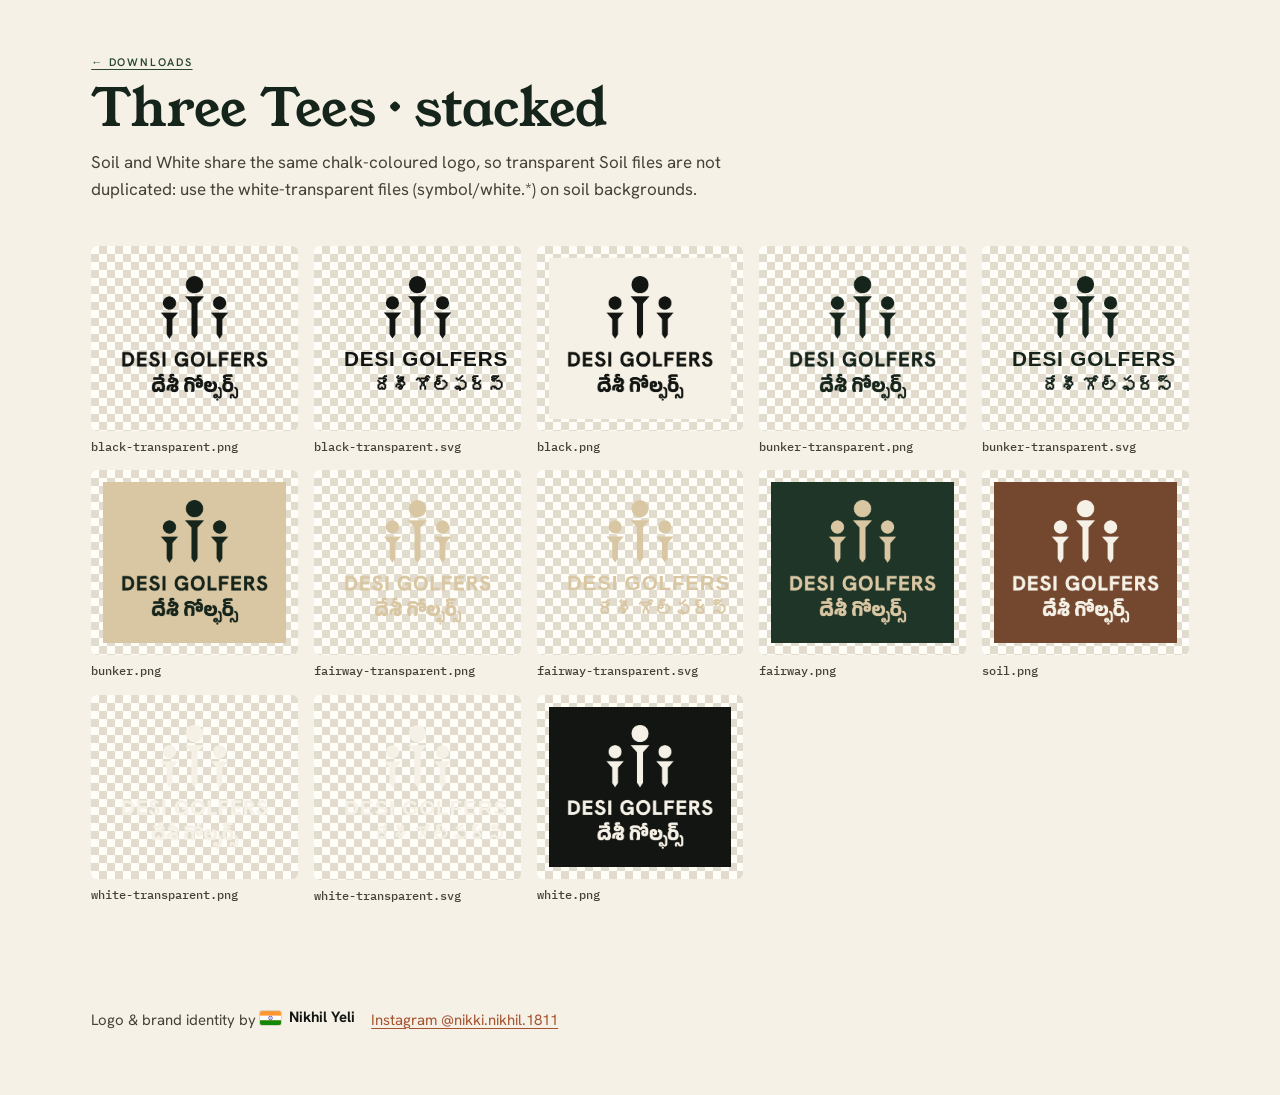
<file: assets/logos/three-tees/stacked/index.html>
<!DOCTYPE html><html lang="en"><head><meta charset="utf-8"><meta name="viewport" content="width=device-width,initial-scale=1"><title>Three Tees · stacked · Desi Golfers</title><link rel="stylesheet" href="../../../../css/site.css"><style>.files{display:grid;grid-template-columns:repeat(auto-fill,minmax(200px,1fr));gap:16px;padding:24px 0 64px}.files a{display:flex;flex-direction:column;gap:8px;text-decoration:none;color:var(--text-2);font:500 12px/1.3 var(--font-mono);word-break:break-all}.files span{aspect-ratio:4/3;display:flex;align-items:center;justify-content:center;background:repeating-conic-gradient(var(--stone-200) 0 25%,var(--paper) 0 50%) 0 0/16px 16px;border-radius:6px;padding:12px}.files img{max-width:100%;max-height:100%}</style></head><body><div class="wrap"><header class="top"><span class="ov"><a href="../../../../index.html#downloads">← Downloads</a></span><h1>Three Tees · stacked</h1><p style="color:var(--text-2);max-width:680px">Soil and White share the same chalk-coloured logo, so transparent Soil files are not duplicated: use the white-transparent files (symbol/white.*) on soil backgrounds.</p></header><div class="files"><a href="black-transparent.png" download><span><img src="black-transparent.png" alt="" loading="lazy"></span>black-transparent.png</a><a href="black-transparent.svg" download><span><img src="black-transparent.svg" alt="" loading="lazy"></span>black-transparent.svg</a><a href="black.png" download><span><img src="black.png" alt="" loading="lazy"></span>black.png</a><a href="bunker-transparent.png" download><span><img src="bunker-transparent.png" alt="" loading="lazy"></span>bunker-transparent.png</a><a href="bunker-transparent.svg" download><span><img src="bunker-transparent.svg" alt="" loading="lazy"></span>bunker-transparent.svg</a><a href="bunker.png" download><span><img src="bunker.png" alt="" loading="lazy"></span>bunker.png</a><a href="fairway-transparent.png" download><span><img src="fairway-transparent.png" alt="" loading="lazy"></span>fairway-transparent.png</a><a href="fairway-transparent.svg" download><span><img src="fairway-transparent.svg" alt="" loading="lazy"></span>fairway-transparent.svg</a><a href="fairway.png" download><span><img src="fairway.png" alt="" loading="lazy"></span>fairway.png</a><a href="soil.png" download><span><img src="soil.png" alt="" loading="lazy"></span>soil.png</a><a href="white-transparent.png" download><span><img src="white-transparent.png" alt="" loading="lazy"></span>white-transparent.png</a><a href="white-transparent.svg" download><span><img src="white-transparent.svg" alt="" loading="lazy"></span>white-transparent.svg</a><a href="white.png" download><span><img src="white.png" alt="" loading="lazy"></span>white.png</a></div><footer class="sitefoot"><div class="credits"><span>Logo &amp; brand identity by <b class="by"><svg class="flag" viewBox="0 0 30 20" width="21" height="14" aria-label="India" role="img"><rect width="30" height="20" fill="#FF9933"/><rect y="6.67" width="30" height="6.67" fill="#fff"/><rect y="13.33" width="30" height="6.67" fill="#138808"/><circle cx="15" cy="10" r="2.6" fill="none" stroke="#000080" stroke-width=".8"/><circle cx="15" cy="10" r=".6" fill="#000080"/></svg>Nikhil Yeli</b></span><a href="https://instagram.com/nikki.nikhil.1811" target="_blank" rel="noopener">Instagram @nikki.nikhil.1811</a></div></footer></div></body></html>
</file>
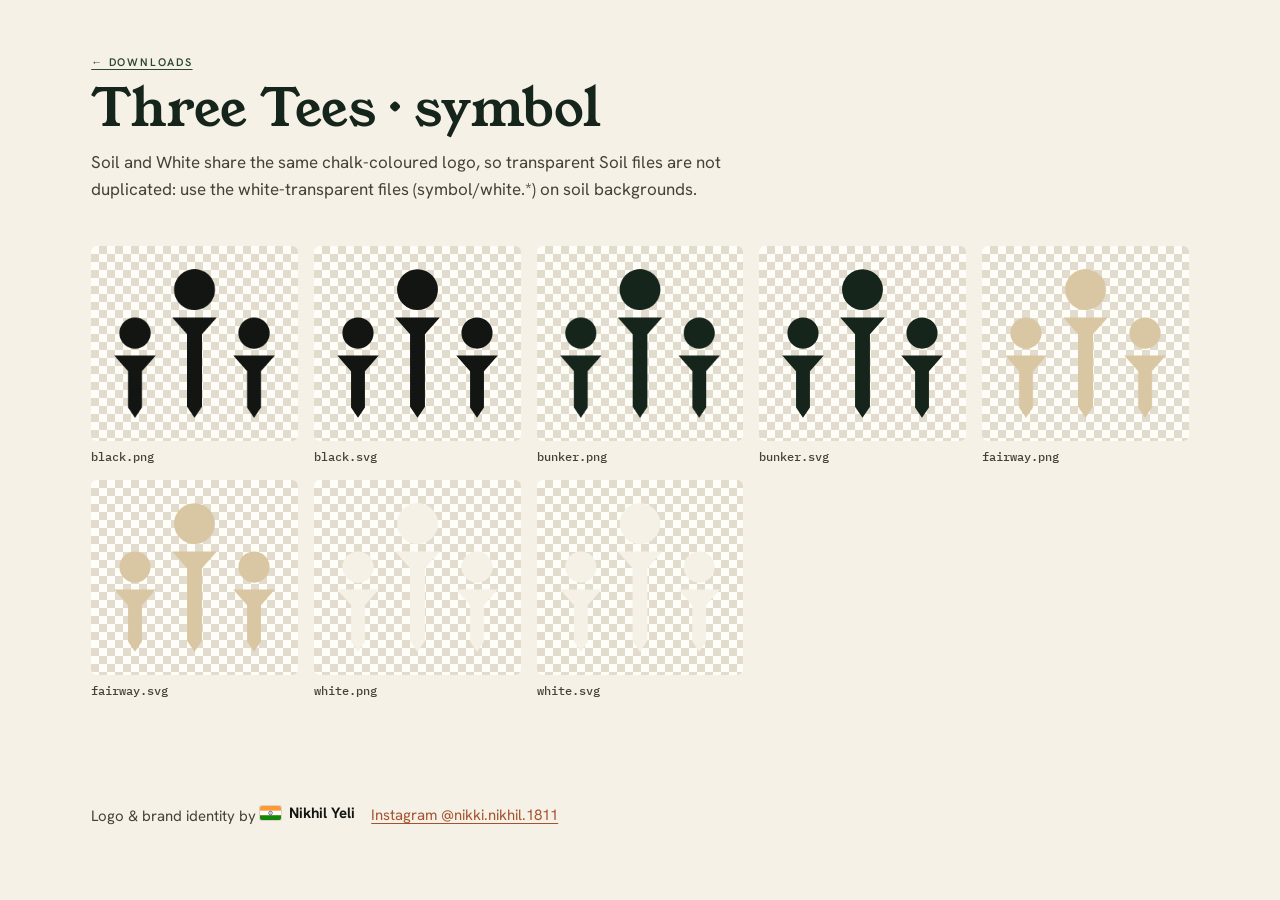
<file: assets/logos/three-tees/symbol/index.html>
<!DOCTYPE html><html lang="en"><head><meta charset="utf-8"><meta name="viewport" content="width=device-width,initial-scale=1"><title>Three Tees · symbol · Desi Golfers</title><link rel="stylesheet" href="../../../../css/site.css"><style>.files{display:grid;grid-template-columns:repeat(auto-fill,minmax(200px,1fr));gap:16px;padding:24px 0 64px}.files a{display:flex;flex-direction:column;gap:8px;text-decoration:none;color:var(--text-2);font:500 12px/1.3 var(--font-mono);word-break:break-all}.files span{aspect-ratio:4/3;display:flex;align-items:center;justify-content:center;background:repeating-conic-gradient(var(--stone-200) 0 25%,var(--paper) 0 50%) 0 0/16px 16px;border-radius:6px;padding:12px}.files img{max-width:100%;max-height:100%}</style></head><body><div class="wrap"><header class="top"><span class="ov"><a href="../../../../index.html#downloads">← Downloads</a></span><h1>Three Tees · symbol</h1><p style="color:var(--text-2);max-width:680px">Soil and White share the same chalk-coloured logo, so transparent Soil files are not duplicated: use the white-transparent files (symbol/white.*) on soil backgrounds.</p></header><div class="files"><a href="black.png" download><span><img src="black.png" alt="" loading="lazy"></span>black.png</a><a href="black.svg" download><span><img src="black.svg" alt="" loading="lazy"></span>black.svg</a><a href="bunker.png" download><span><img src="bunker.png" alt="" loading="lazy"></span>bunker.png</a><a href="bunker.svg" download><span><img src="bunker.svg" alt="" loading="lazy"></span>bunker.svg</a><a href="fairway.png" download><span><img src="fairway.png" alt="" loading="lazy"></span>fairway.png</a><a href="fairway.svg" download><span><img src="fairway.svg" alt="" loading="lazy"></span>fairway.svg</a><a href="white.png" download><span><img src="white.png" alt="" loading="lazy"></span>white.png</a><a href="white.svg" download><span><img src="white.svg" alt="" loading="lazy"></span>white.svg</a></div><footer class="sitefoot"><div class="credits"><span>Logo &amp; brand identity by <b class="by"><svg class="flag" viewBox="0 0 30 20" width="21" height="14" aria-label="India" role="img"><rect width="30" height="20" fill="#FF9933"/><rect y="6.67" width="30" height="6.67" fill="#fff"/><rect y="13.33" width="30" height="6.67" fill="#138808"/><circle cx="15" cy="10" r="2.6" fill="none" stroke="#000080" stroke-width=".8"/><circle cx="15" cy="10" r=".6" fill="#000080"/></svg>Nikhil Yeli</b></span><a href="https://instagram.com/nikki.nikhil.1811" target="_blank" rel="noopener">Instagram @nikki.nikhil.1811</a></div></footer></div></body></html>
</file>
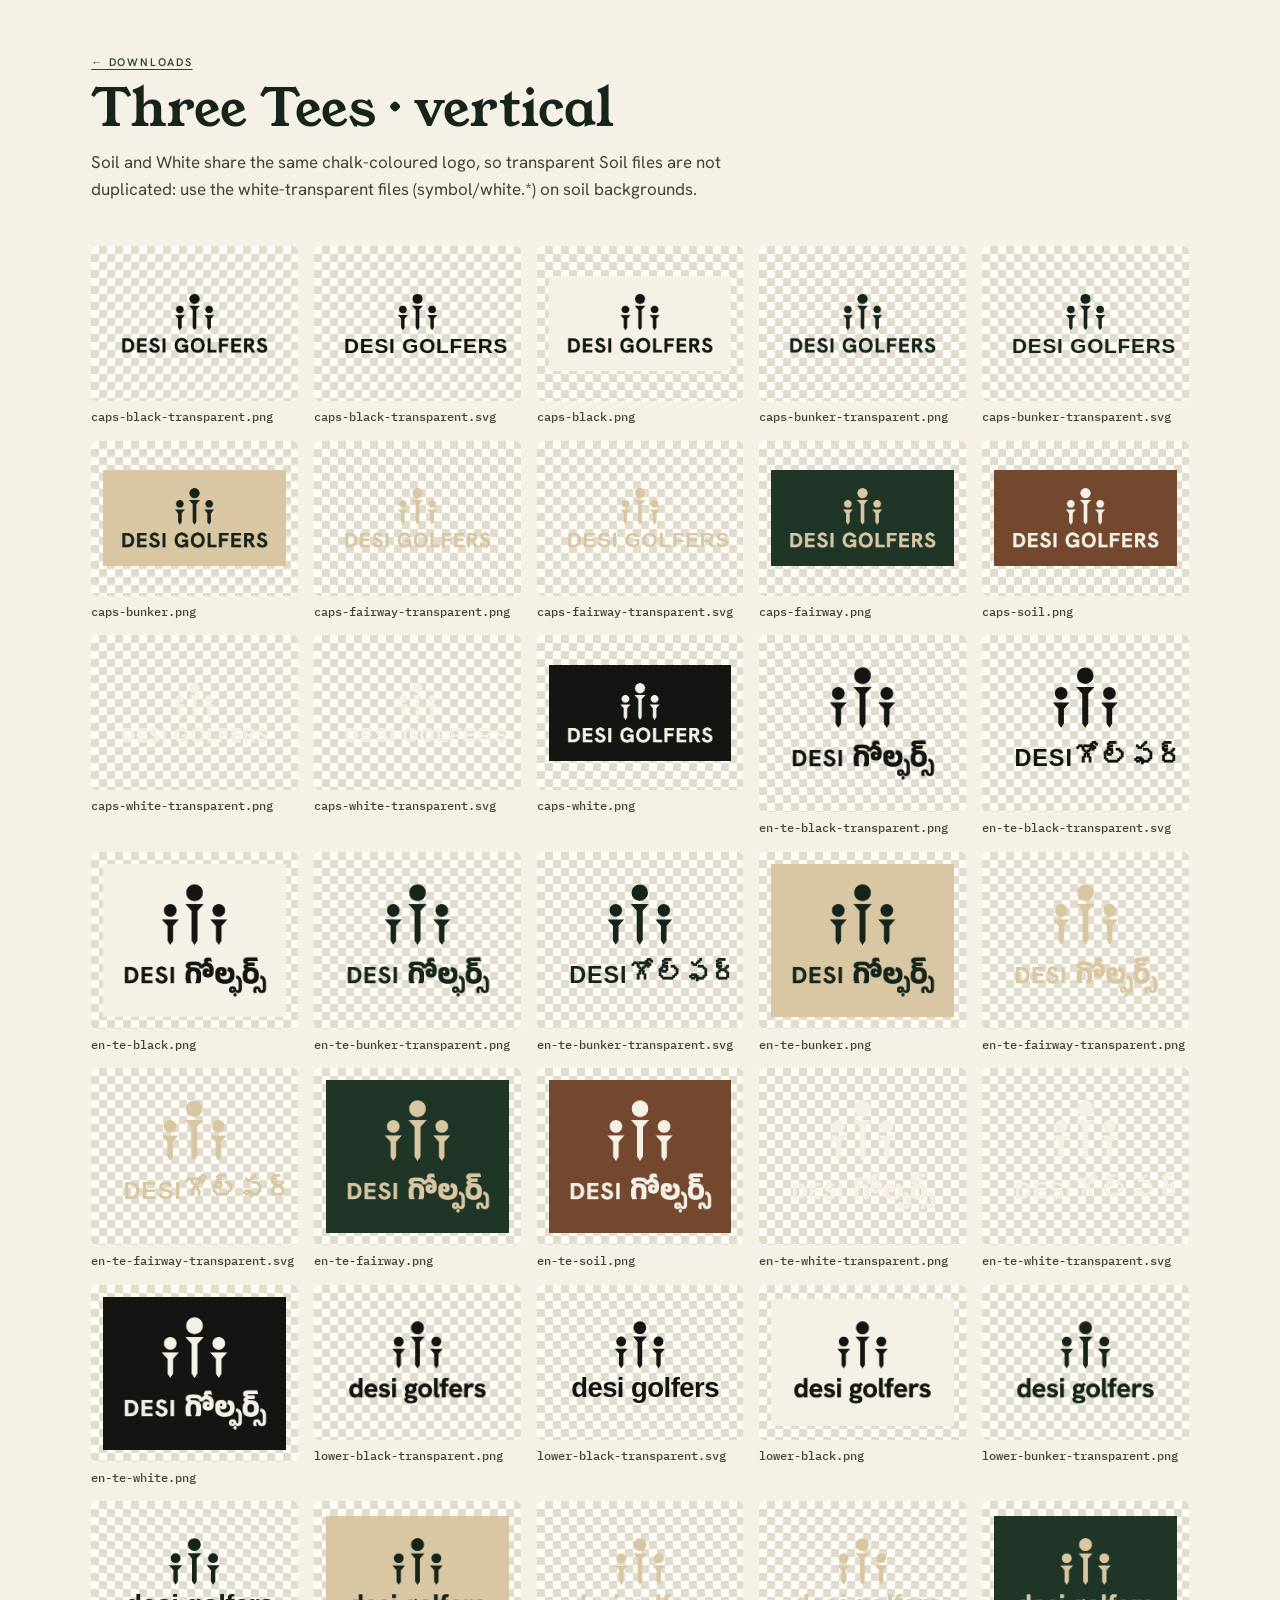
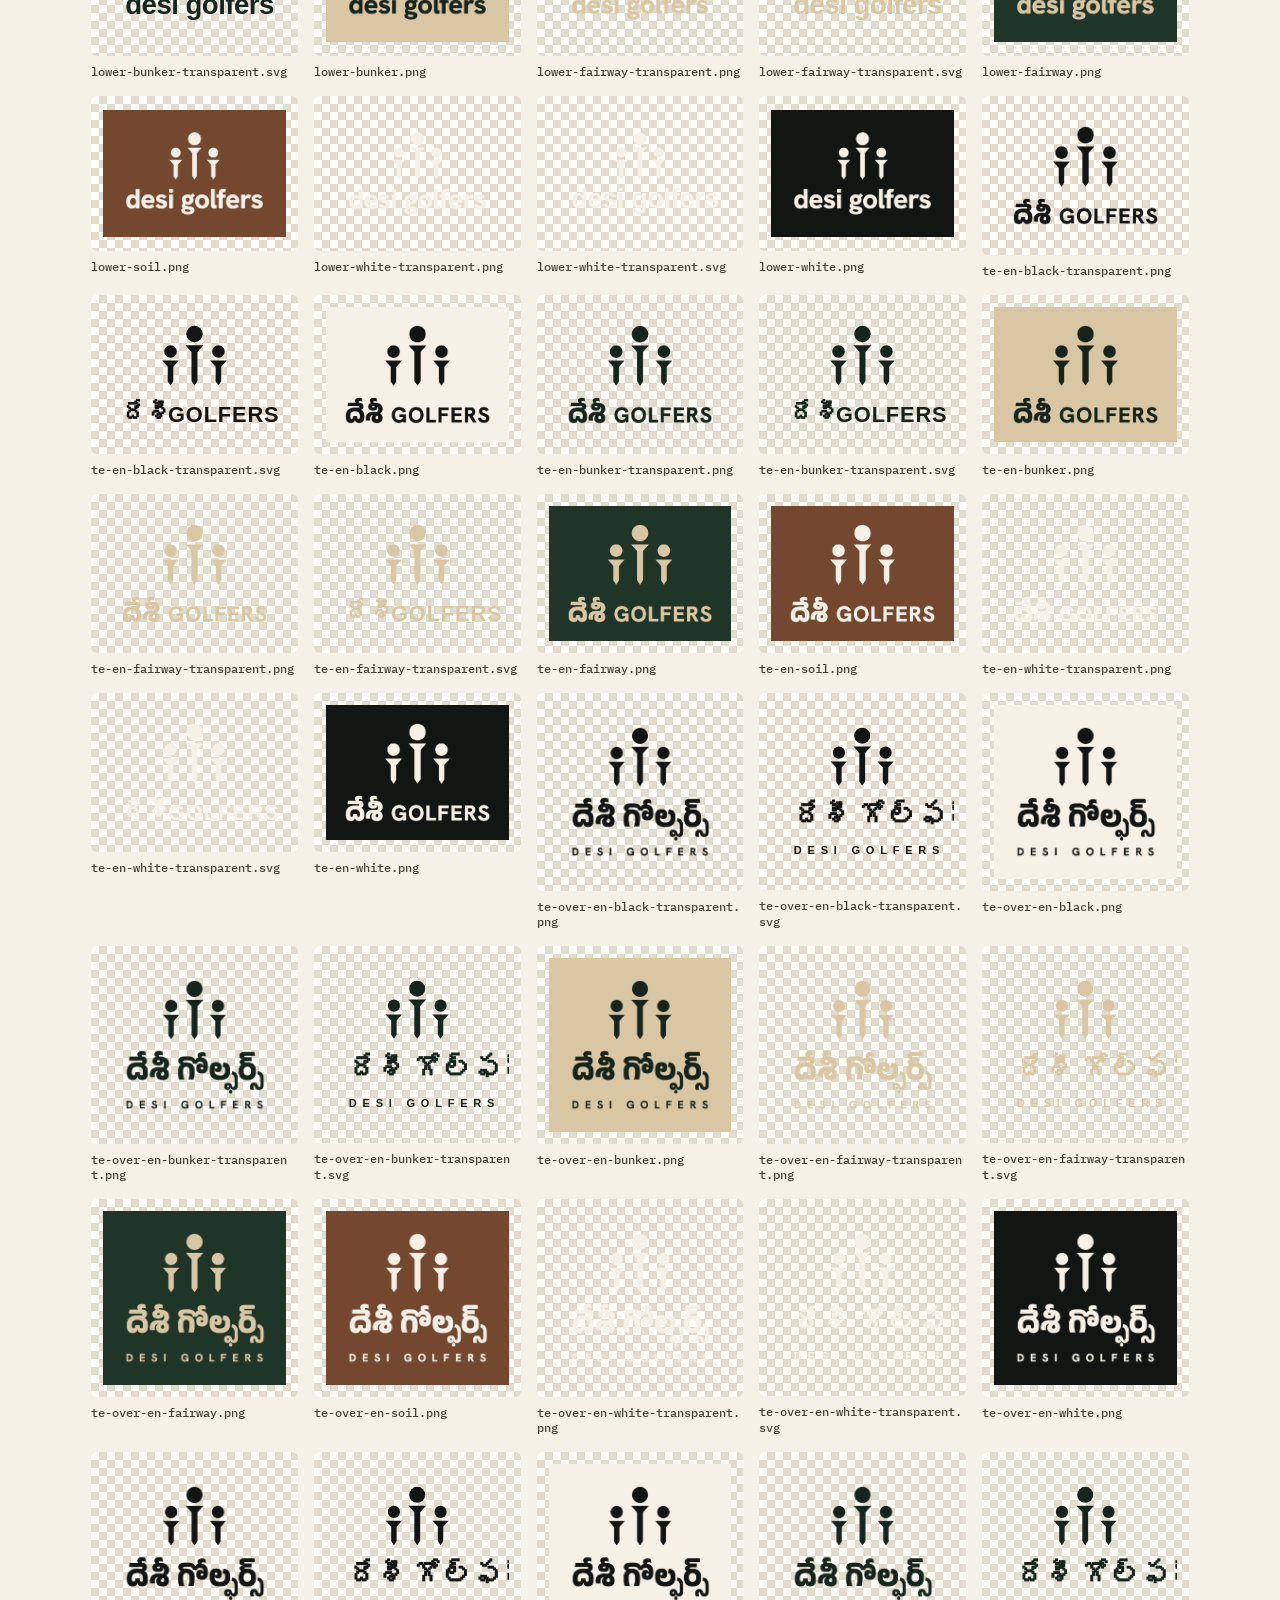
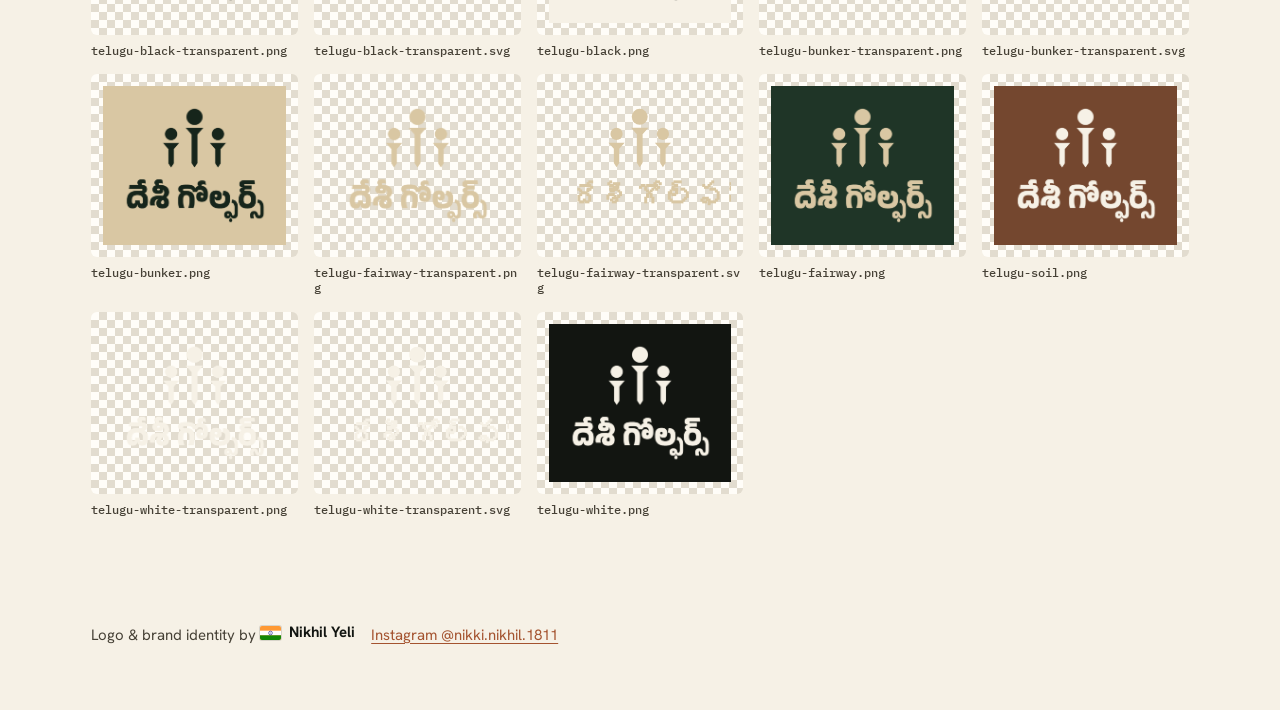
<file: assets/logos/three-tees/vertical/index.html>
<!DOCTYPE html><html lang="en"><head><meta charset="utf-8"><meta name="viewport" content="width=device-width,initial-scale=1"><title>Three Tees · vertical · Desi Golfers</title><link rel="stylesheet" href="../../../../css/site.css"><style>.files{display:grid;grid-template-columns:repeat(auto-fill,minmax(200px,1fr));gap:16px;padding:24px 0 64px}.files a{display:flex;flex-direction:column;gap:8px;text-decoration:none;color:var(--text-2);font:500 12px/1.3 var(--font-mono);word-break:break-all}.files span{aspect-ratio:4/3;display:flex;align-items:center;justify-content:center;background:repeating-conic-gradient(var(--stone-200) 0 25%,var(--paper) 0 50%) 0 0/16px 16px;border-radius:6px;padding:12px}.files img{max-width:100%;max-height:100%}</style></head><body><div class="wrap"><header class="top"><span class="ov"><a href="../../../../index.html#downloads">← Downloads</a></span><h1>Three Tees · vertical</h1><p style="color:var(--text-2);max-width:680px">Soil and White share the same chalk-coloured logo, so transparent Soil files are not duplicated: use the white-transparent files (symbol/white.*) on soil backgrounds.</p></header><div class="files"><a href="caps-black-transparent.png" download><span><img src="caps-black-transparent.png" alt="" loading="lazy"></span>caps-black-transparent.png</a><a href="caps-black-transparent.svg" download><span><img src="caps-black-transparent.svg" alt="" loading="lazy"></span>caps-black-transparent.svg</a><a href="caps-black.png" download><span><img src="caps-black.png" alt="" loading="lazy"></span>caps-black.png</a><a href="caps-bunker-transparent.png" download><span><img src="caps-bunker-transparent.png" alt="" loading="lazy"></span>caps-bunker-transparent.png</a><a href="caps-bunker-transparent.svg" download><span><img src="caps-bunker-transparent.svg" alt="" loading="lazy"></span>caps-bunker-transparent.svg</a><a href="caps-bunker.png" download><span><img src="caps-bunker.png" alt="" loading="lazy"></span>caps-bunker.png</a><a href="caps-fairway-transparent.png" download><span><img src="caps-fairway-transparent.png" alt="" loading="lazy"></span>caps-fairway-transparent.png</a><a href="caps-fairway-transparent.svg" download><span><img src="caps-fairway-transparent.svg" alt="" loading="lazy"></span>caps-fairway-transparent.svg</a><a href="caps-fairway.png" download><span><img src="caps-fairway.png" alt="" loading="lazy"></span>caps-fairway.png</a><a href="caps-soil.png" download><span><img src="caps-soil.png" alt="" loading="lazy"></span>caps-soil.png</a><a href="caps-white-transparent.png" download><span><img src="caps-white-transparent.png" alt="" loading="lazy"></span>caps-white-transparent.png</a><a href="caps-white-transparent.svg" download><span><img src="caps-white-transparent.svg" alt="" loading="lazy"></span>caps-white-transparent.svg</a><a href="caps-white.png" download><span><img src="caps-white.png" alt="" loading="lazy"></span>caps-white.png</a><a href="en-te-black-transparent.png" download><span><img src="en-te-black-transparent.png" alt="" loading="lazy"></span>en-te-black-transparent.png</a><a href="en-te-black-transparent.svg" download><span><img src="en-te-black-transparent.svg" alt="" loading="lazy"></span>en-te-black-transparent.svg</a><a href="en-te-black.png" download><span><img src="en-te-black.png" alt="" loading="lazy"></span>en-te-black.png</a><a href="en-te-bunker-transparent.png" download><span><img src="en-te-bunker-transparent.png" alt="" loading="lazy"></span>en-te-bunker-transparent.png</a><a href="en-te-bunker-transparent.svg" download><span><img src="en-te-bunker-transparent.svg" alt="" loading="lazy"></span>en-te-bunker-transparent.svg</a><a href="en-te-bunker.png" download><span><img src="en-te-bunker.png" alt="" loading="lazy"></span>en-te-bunker.png</a><a href="en-te-fairway-transparent.png" download><span><img src="en-te-fairway-transparent.png" alt="" loading="lazy"></span>en-te-fairway-transparent.png</a><a href="en-te-fairway-transparent.svg" download><span><img src="en-te-fairway-transparent.svg" alt="" loading="lazy"></span>en-te-fairway-transparent.svg</a><a href="en-te-fairway.png" download><span><img src="en-te-fairway.png" alt="" loading="lazy"></span>en-te-fairway.png</a><a href="en-te-soil.png" download><span><img src="en-te-soil.png" alt="" loading="lazy"></span>en-te-soil.png</a><a href="en-te-white-transparent.png" download><span><img src="en-te-white-transparent.png" alt="" loading="lazy"></span>en-te-white-transparent.png</a><a href="en-te-white-transparent.svg" download><span><img src="en-te-white-transparent.svg" alt="" loading="lazy"></span>en-te-white-transparent.svg</a><a href="en-te-white.png" download><span><img src="en-te-white.png" alt="" loading="lazy"></span>en-te-white.png</a><a href="lower-black-transparent.png" download><span><img src="lower-black-transparent.png" alt="" loading="lazy"></span>lower-black-transparent.png</a><a href="lower-black-transparent.svg" download><span><img src="lower-black-transparent.svg" alt="" loading="lazy"></span>lower-black-transparent.svg</a><a href="lower-black.png" download><span><img src="lower-black.png" alt="" loading="lazy"></span>lower-black.png</a><a href="lower-bunker-transparent.png" download><span><img src="lower-bunker-transparent.png" alt="" loading="lazy"></span>lower-bunker-transparent.png</a><a href="lower-bunker-transparent.svg" download><span><img src="lower-bunker-transparent.svg" alt="" loading="lazy"></span>lower-bunker-transparent.svg</a><a href="lower-bunker.png" download><span><img src="lower-bunker.png" alt="" loading="lazy"></span>lower-bunker.png</a><a href="lower-fairway-transparent.png" download><span><img src="lower-fairway-transparent.png" alt="" loading="lazy"></span>lower-fairway-transparent.png</a><a href="lower-fairway-transparent.svg" download><span><img src="lower-fairway-transparent.svg" alt="" loading="lazy"></span>lower-fairway-transparent.svg</a><a href="lower-fairway.png" download><span><img src="lower-fairway.png" alt="" loading="lazy"></span>lower-fairway.png</a><a href="lower-soil.png" download><span><img src="lower-soil.png" alt="" loading="lazy"></span>lower-soil.png</a><a href="lower-white-transparent.png" download><span><img src="lower-white-transparent.png" alt="" loading="lazy"></span>lower-white-transparent.png</a><a href="lower-white-transparent.svg" download><span><img src="lower-white-transparent.svg" alt="" loading="lazy"></span>lower-white-transparent.svg</a><a href="lower-white.png" download><span><img src="lower-white.png" alt="" loading="lazy"></span>lower-white.png</a><a href="te-en-black-transparent.png" download><span><img src="te-en-black-transparent.png" alt="" loading="lazy"></span>te-en-black-transparent.png</a><a href="te-en-black-transparent.svg" download><span><img src="te-en-black-transparent.svg" alt="" loading="lazy"></span>te-en-black-transparent.svg</a><a href="te-en-black.png" download><span><img src="te-en-black.png" alt="" loading="lazy"></span>te-en-black.png</a><a href="te-en-bunker-transparent.png" download><span><img src="te-en-bunker-transparent.png" alt="" loading="lazy"></span>te-en-bunker-transparent.png</a><a href="te-en-bunker-transparent.svg" download><span><img src="te-en-bunker-transparent.svg" alt="" loading="lazy"></span>te-en-bunker-transparent.svg</a><a href="te-en-bunker.png" download><span><img src="te-en-bunker.png" alt="" loading="lazy"></span>te-en-bunker.png</a><a href="te-en-fairway-transparent.png" download><span><img src="te-en-fairway-transparent.png" alt="" loading="lazy"></span>te-en-fairway-transparent.png</a><a href="te-en-fairway-transparent.svg" download><span><img src="te-en-fairway-transparent.svg" alt="" loading="lazy"></span>te-en-fairway-transparent.svg</a><a href="te-en-fairway.png" download><span><img src="te-en-fairway.png" alt="" loading="lazy"></span>te-en-fairway.png</a><a href="te-en-soil.png" download><span><img src="te-en-soil.png" alt="" loading="lazy"></span>te-en-soil.png</a><a href="te-en-white-transparent.png" download><span><img src="te-en-white-transparent.png" alt="" loading="lazy"></span>te-en-white-transparent.png</a><a href="te-en-white-transparent.svg" download><span><img src="te-en-white-transparent.svg" alt="" loading="lazy"></span>te-en-white-transparent.svg</a><a href="te-en-white.png" download><span><img src="te-en-white.png" alt="" loading="lazy"></span>te-en-white.png</a><a href="te-over-en-black-transparent.png" download><span><img src="te-over-en-black-transparent.png" alt="" loading="lazy"></span>te-over-en-black-transparent.png</a><a href="te-over-en-black-transparent.svg" download><span><img src="te-over-en-black-transparent.svg" alt="" loading="lazy"></span>te-over-en-black-transparent.svg</a><a href="te-over-en-black.png" download><span><img src="te-over-en-black.png" alt="" loading="lazy"></span>te-over-en-black.png</a><a href="te-over-en-bunker-transparent.png" download><span><img src="te-over-en-bunker-transparent.png" alt="" loading="lazy"></span>te-over-en-bunker-transparent.png</a><a href="te-over-en-bunker-transparent.svg" download><span><img src="te-over-en-bunker-transparent.svg" alt="" loading="lazy"></span>te-over-en-bunker-transparent.svg</a><a href="te-over-en-bunker.png" download><span><img src="te-over-en-bunker.png" alt="" loading="lazy"></span>te-over-en-bunker.png</a><a href="te-over-en-fairway-transparent.png" download><span><img src="te-over-en-fairway-transparent.png" alt="" loading="lazy"></span>te-over-en-fairway-transparent.png</a><a href="te-over-en-fairway-transparent.svg" download><span><img src="te-over-en-fairway-transparent.svg" alt="" loading="lazy"></span>te-over-en-fairway-transparent.svg</a><a href="te-over-en-fairway.png" download><span><img src="te-over-en-fairway.png" alt="" loading="lazy"></span>te-over-en-fairway.png</a><a href="te-over-en-soil.png" download><span><img src="te-over-en-soil.png" alt="" loading="lazy"></span>te-over-en-soil.png</a><a href="te-over-en-white-transparent.png" download><span><img src="te-over-en-white-transparent.png" alt="" loading="lazy"></span>te-over-en-white-transparent.png</a><a href="te-over-en-white-transparent.svg" download><span><img src="te-over-en-white-transparent.svg" alt="" loading="lazy"></span>te-over-en-white-transparent.svg</a><a href="te-over-en-white.png" download><span><img src="te-over-en-white.png" alt="" loading="lazy"></span>te-over-en-white.png</a><a href="telugu-black-transparent.png" download><span><img src="telugu-black-transparent.png" alt="" loading="lazy"></span>telugu-black-transparent.png</a><a href="telugu-black-transparent.svg" download><span><img src="telugu-black-transparent.svg" alt="" loading="lazy"></span>telugu-black-transparent.svg</a><a href="telugu-black.png" download><span><img src="telugu-black.png" alt="" loading="lazy"></span>telugu-black.png</a><a href="telugu-bunker-transparent.png" download><span><img src="telugu-bunker-transparent.png" alt="" loading="lazy"></span>telugu-bunker-transparent.png</a><a href="telugu-bunker-transparent.svg" download><span><img src="telugu-bunker-transparent.svg" alt="" loading="lazy"></span>telugu-bunker-transparent.svg</a><a href="telugu-bunker.png" download><span><img src="telugu-bunker.png" alt="" loading="lazy"></span>telugu-bunker.png</a><a href="telugu-fairway-transparent.png" download><span><img src="telugu-fairway-transparent.png" alt="" loading="lazy"></span>telugu-fairway-transparent.png</a><a href="telugu-fairway-transparent.svg" download><span><img src="telugu-fairway-transparent.svg" alt="" loading="lazy"></span>telugu-fairway-transparent.svg</a><a href="telugu-fairway.png" download><span><img src="telugu-fairway.png" alt="" loading="lazy"></span>telugu-fairway.png</a><a href="telugu-soil.png" download><span><img src="telugu-soil.png" alt="" loading="lazy"></span>telugu-soil.png</a><a href="telugu-white-transparent.png" download><span><img src="telugu-white-transparent.png" alt="" loading="lazy"></span>telugu-white-transparent.png</a><a href="telugu-white-transparent.svg" download><span><img src="telugu-white-transparent.svg" alt="" loading="lazy"></span>telugu-white-transparent.svg</a><a href="telugu-white.png" download><span><img src="telugu-white.png" alt="" loading="lazy"></span>telugu-white.png</a></div><footer class="sitefoot"><div class="credits"><span>Logo &amp; brand identity by <b class="by"><svg class="flag" viewBox="0 0 30 20" width="21" height="14" aria-label="India" role="img"><rect width="30" height="20" fill="#FF9933"/><rect y="6.67" width="30" height="6.67" fill="#fff"/><rect y="13.33" width="30" height="6.67" fill="#138808"/><circle cx="15" cy="10" r="2.6" fill="none" stroke="#000080" stroke-width=".8"/><circle cx="15" cy="10" r=".6" fill="#000080"/></svg>Nikhil Yeli</b></span><a href="https://instagram.com/nikki.nikhil.1811" target="_blank" rel="noopener">Instagram @nikki.nikhil.1811</a></div></footer></div></body></html>
</file>
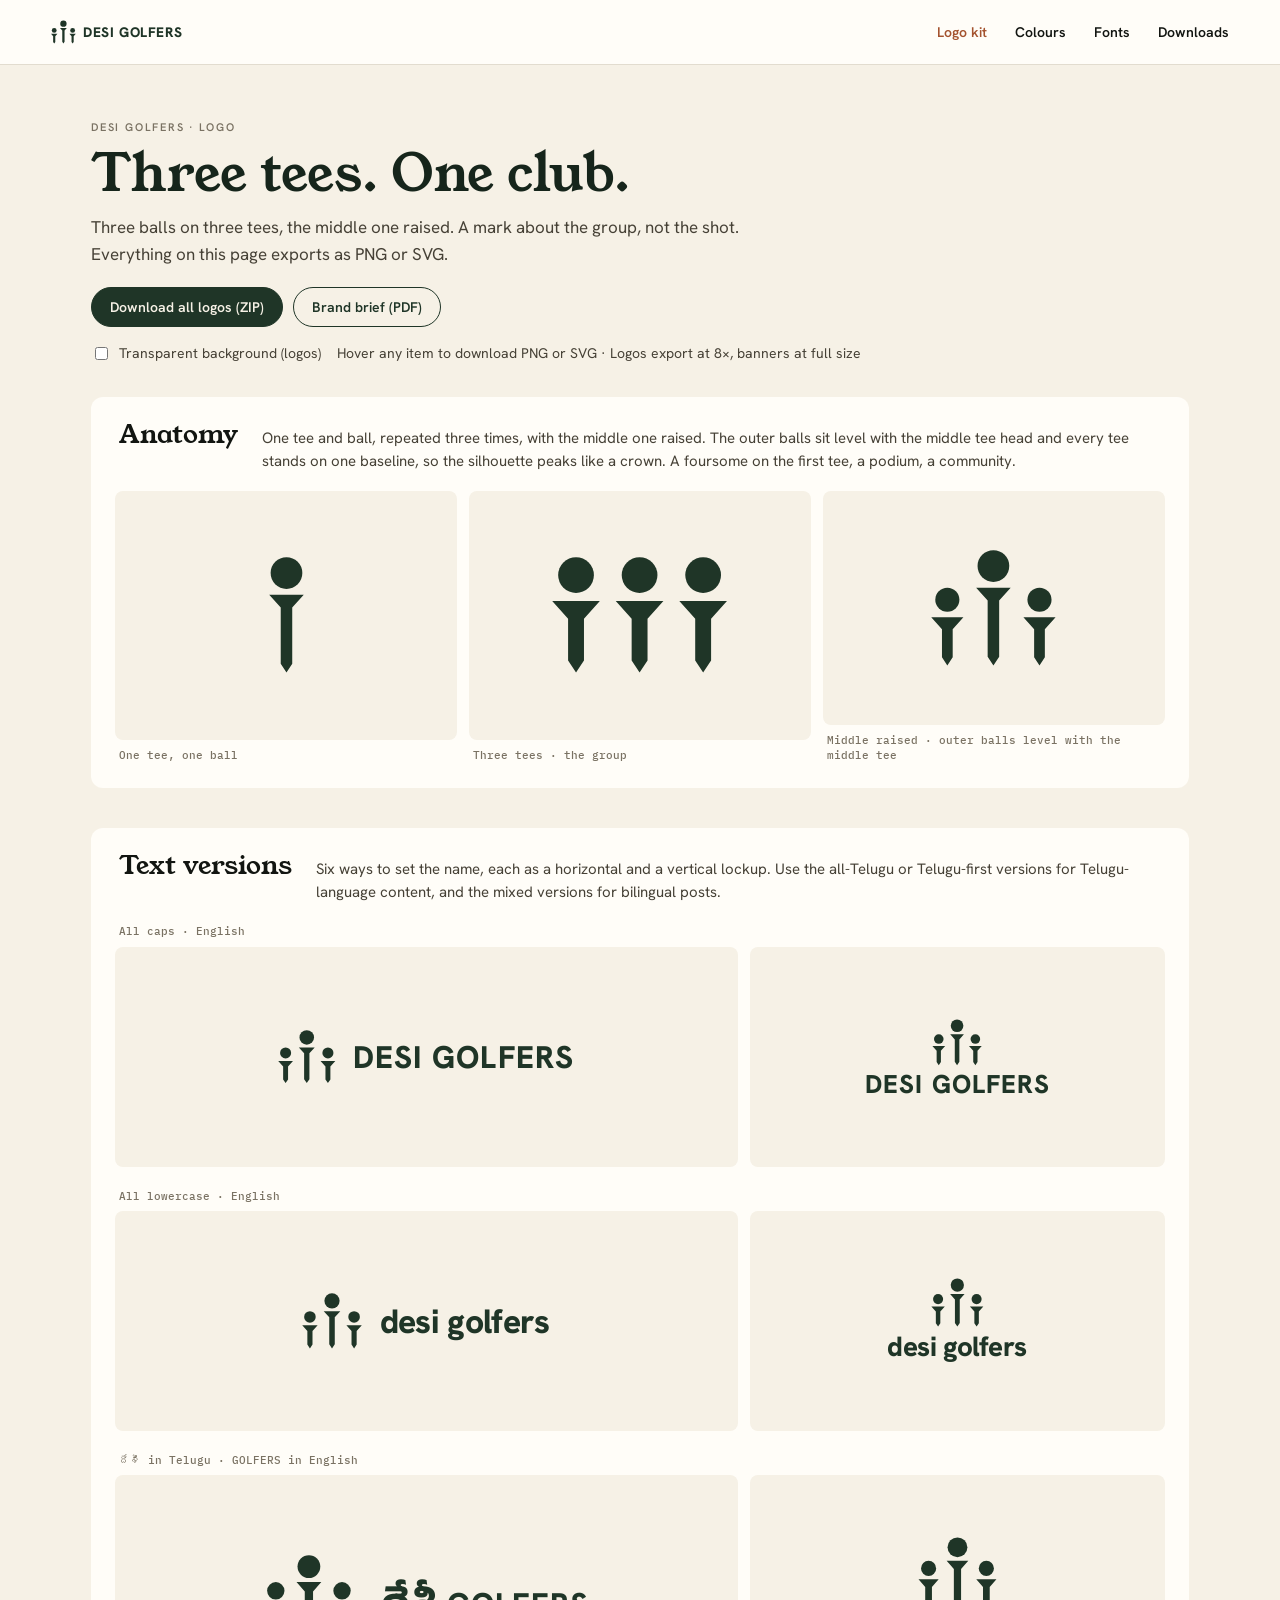
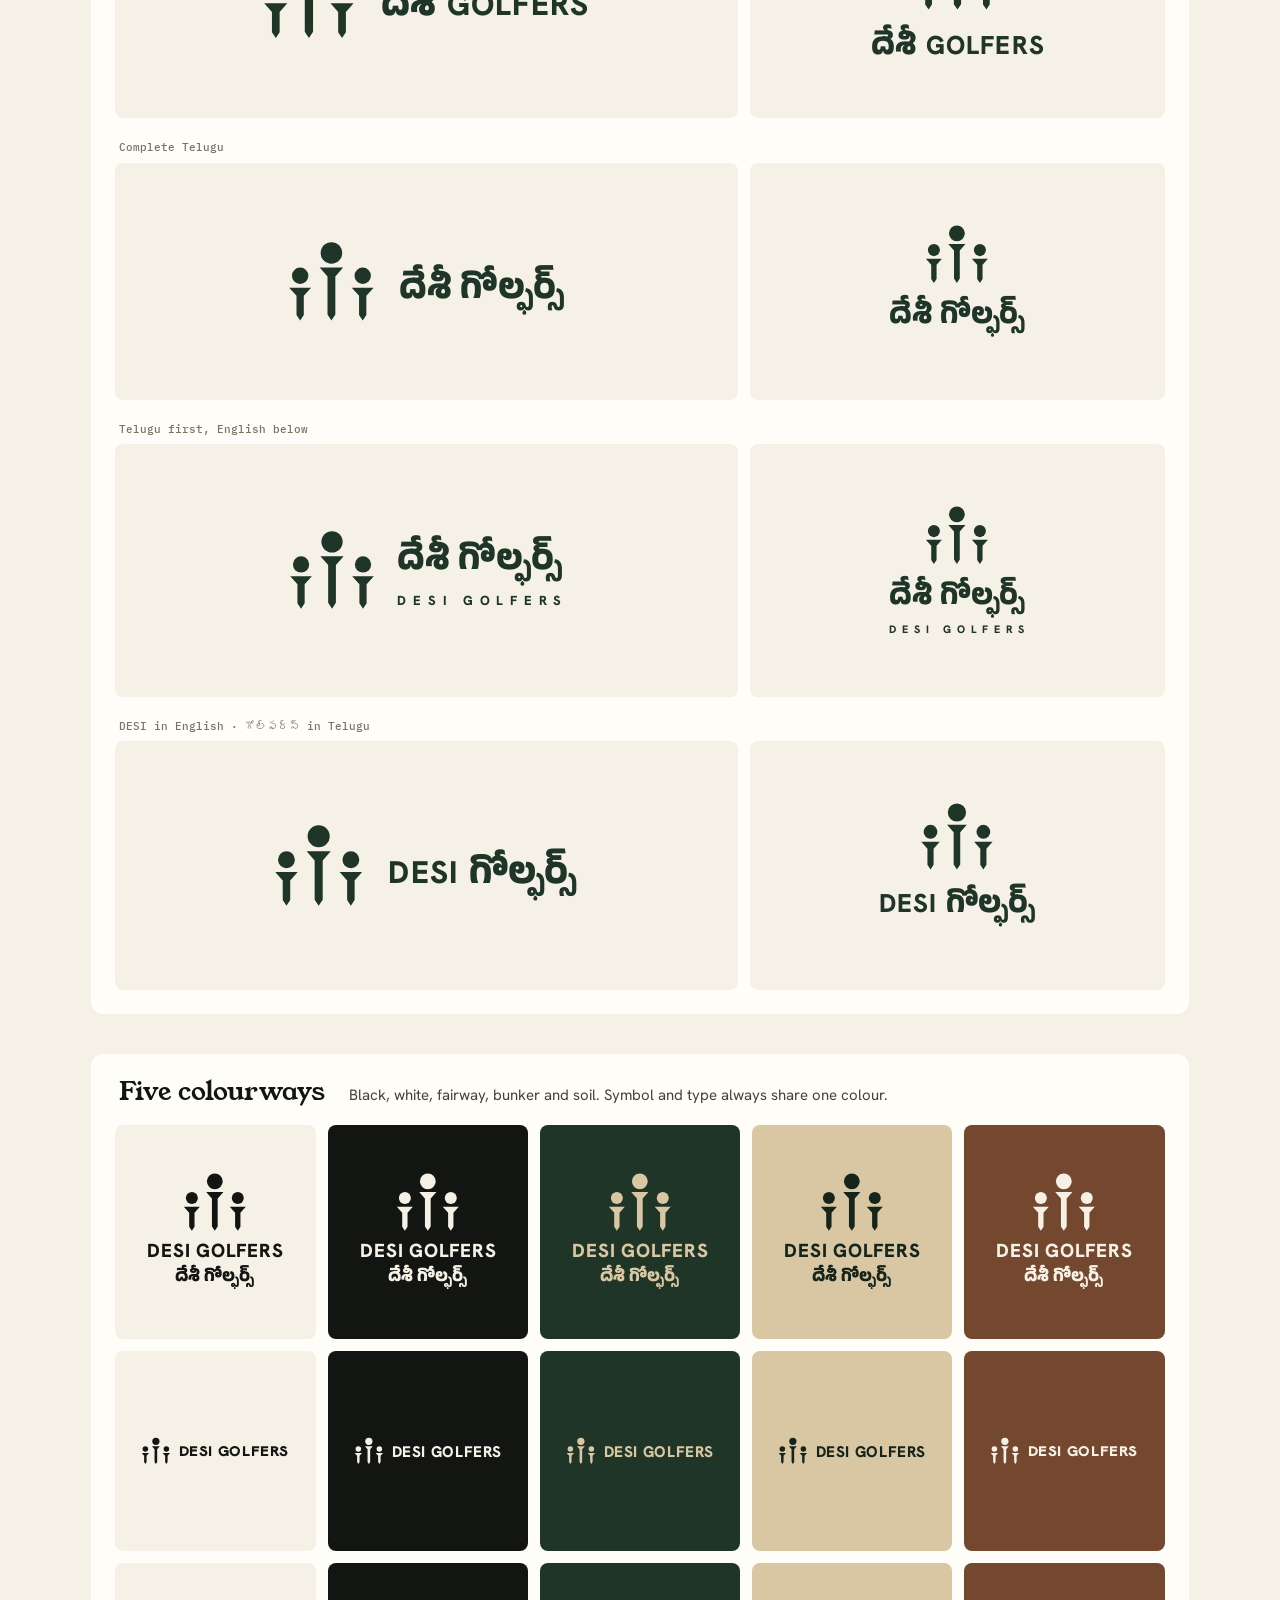
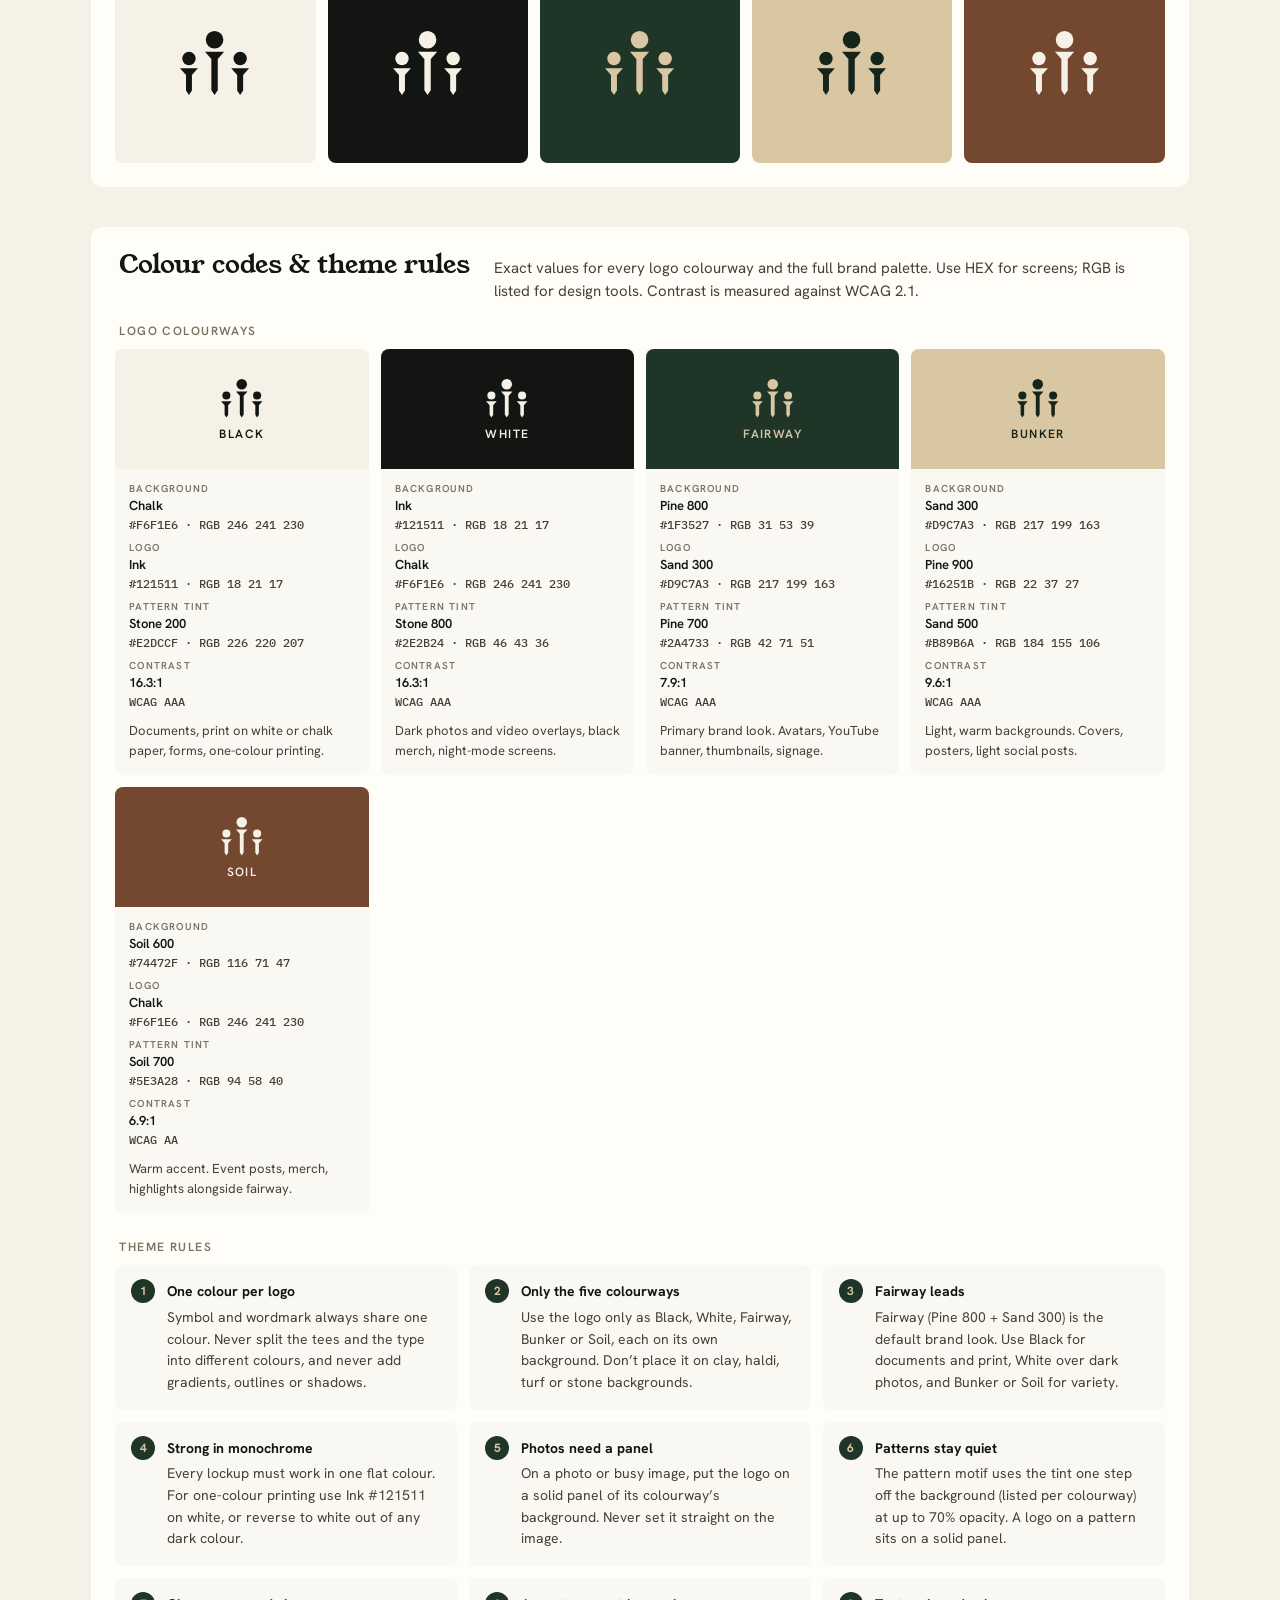
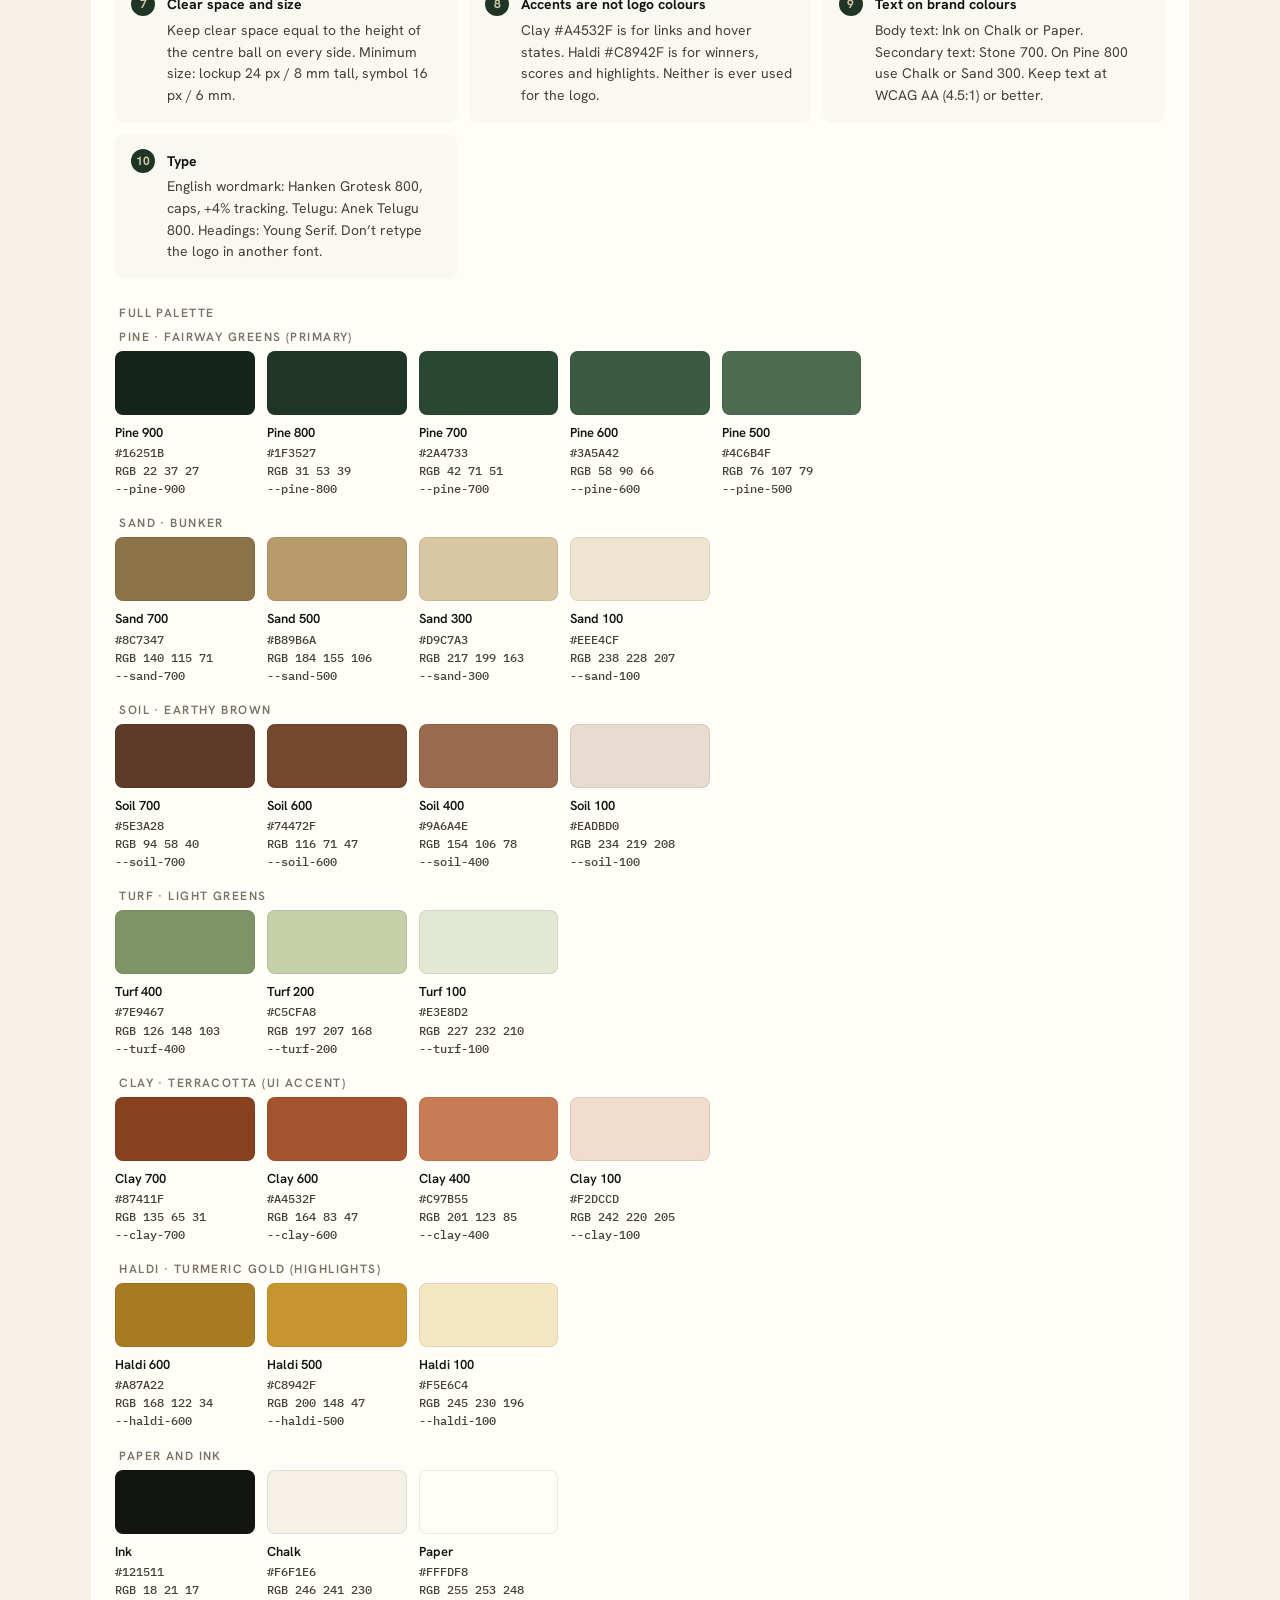
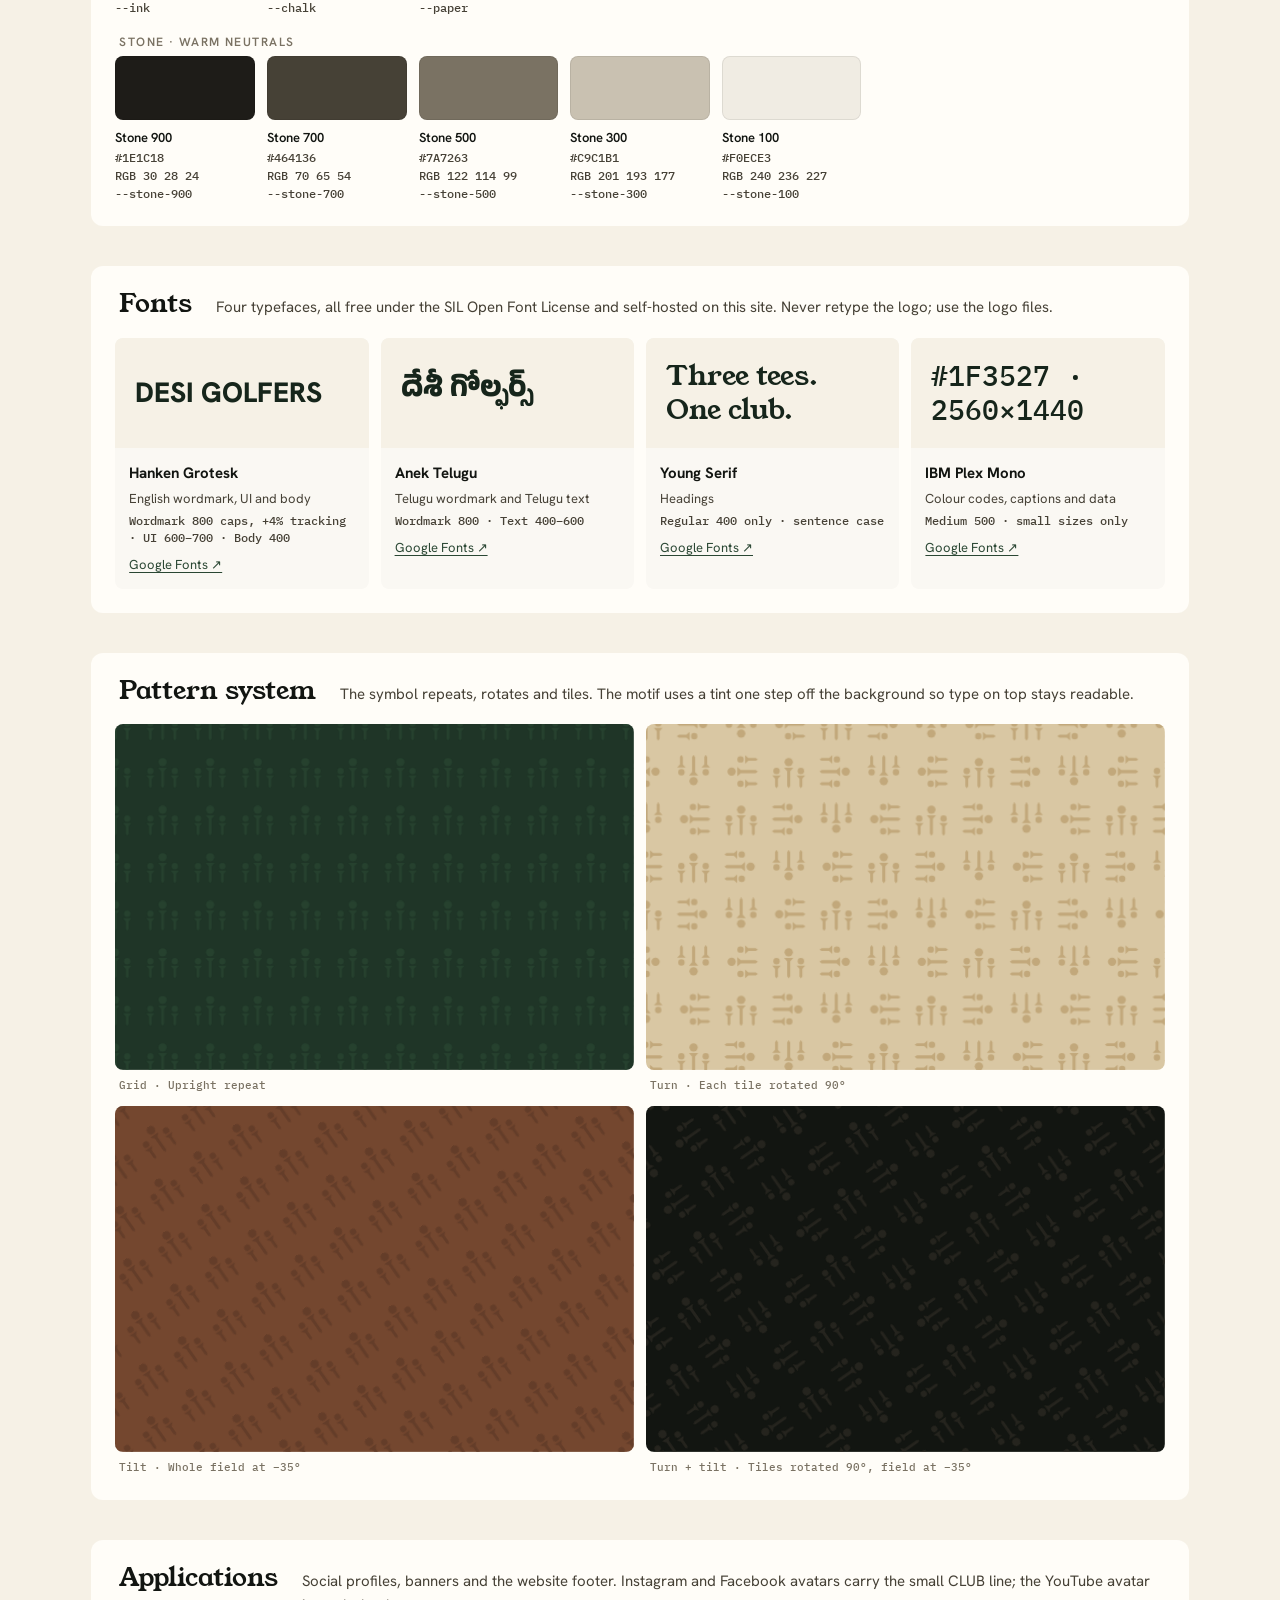
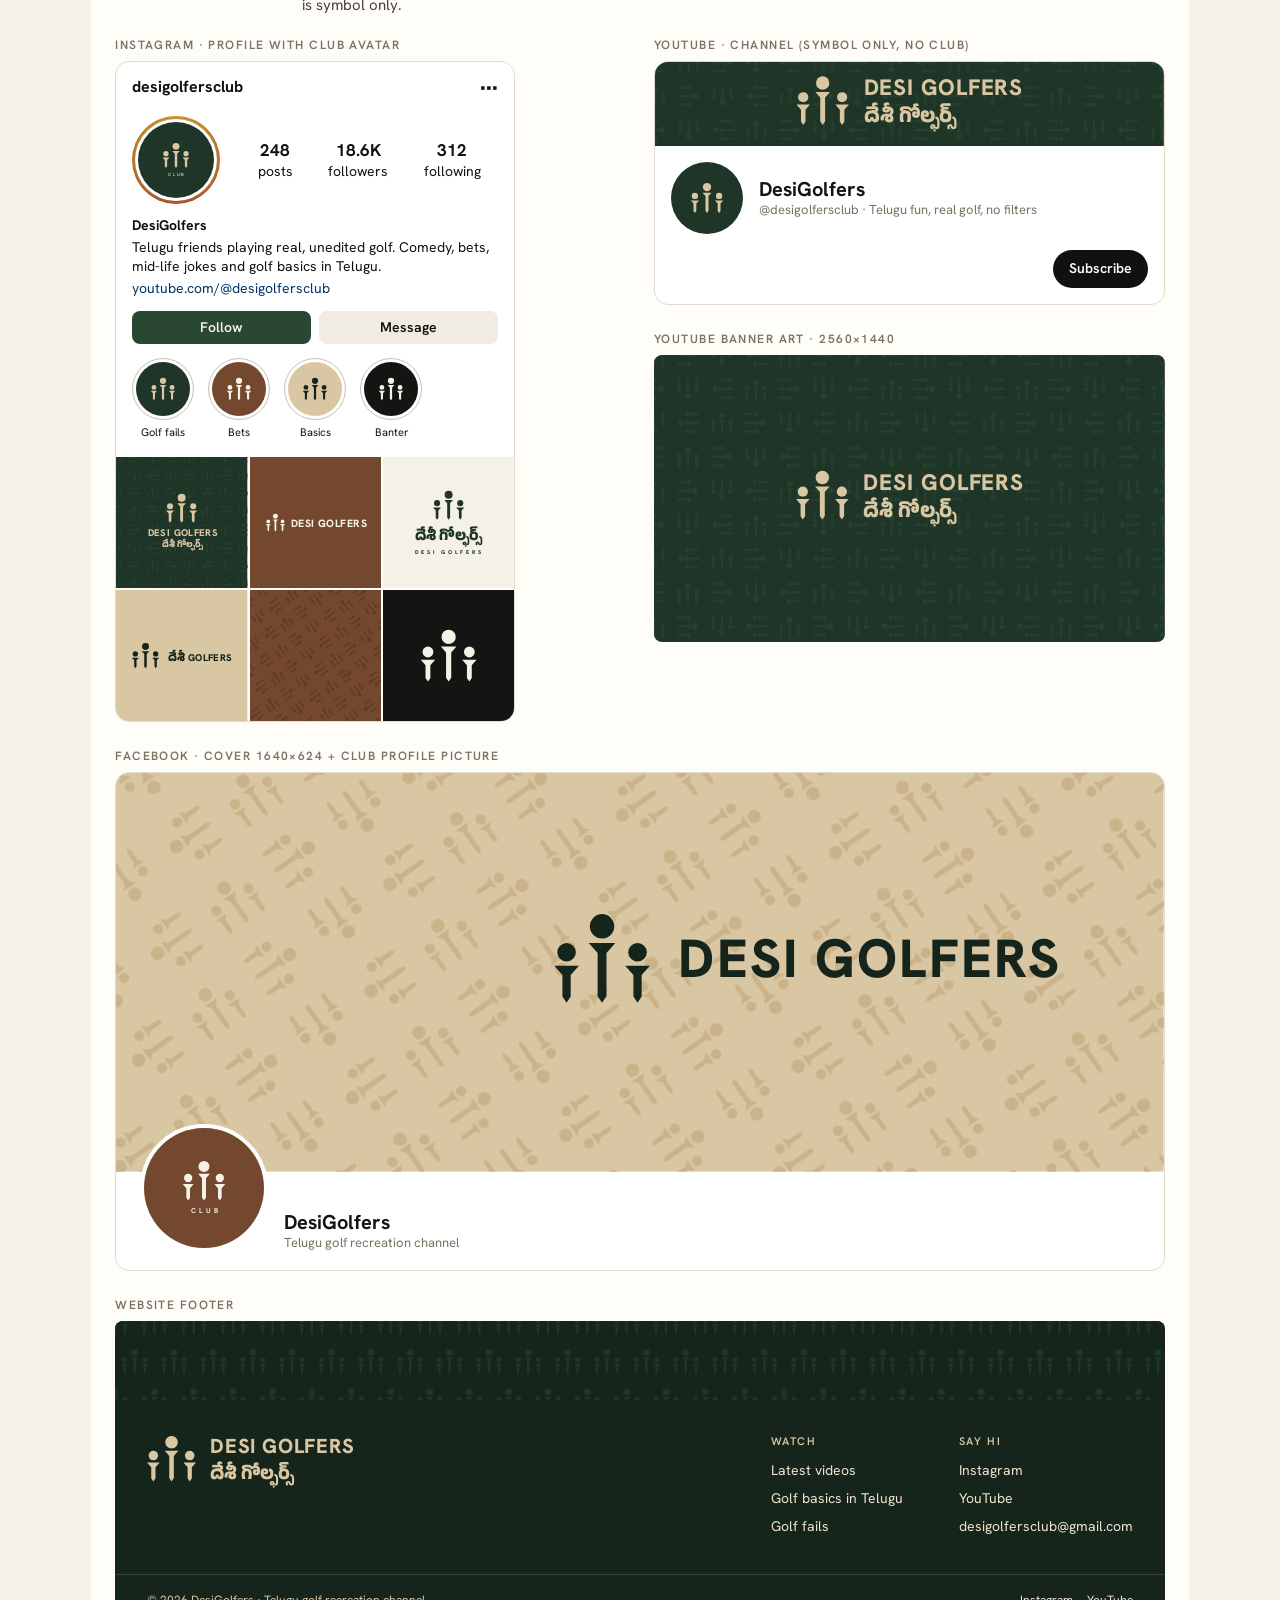
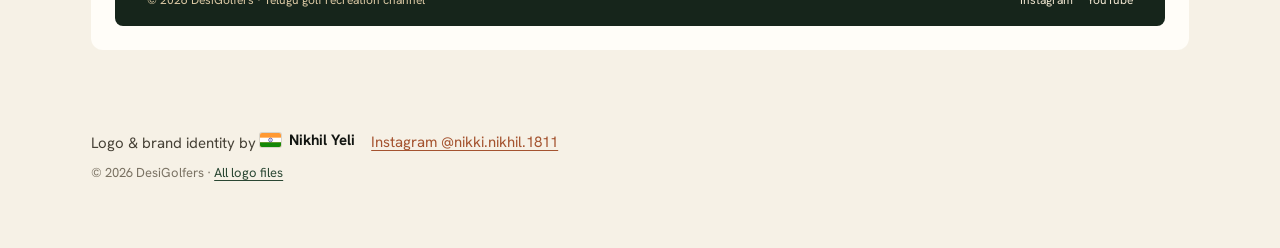
<file: three-tees.html>
<!DOCTYPE html><html lang="en"><head><meta charset="utf-8"><meta name="viewport" content="width=device-width,initial-scale=1"><title>Three Tees · Desi Golfers</title><link rel="stylesheet" href="css/site.css" data-kit-fonts><meta name="omelette-owns-print" content="1"><link rel="icon" href="assets/logos/three-tees/symbol/fairway.svg"></head><body><nav class="nav"><a class="home" href="index.html" aria-label="DesiGolfers home"><span id="navlogo" style="display:flex;height:28px"></span></a><a href="three-tees.html" aria-current="page">Logo kit</a><a href="#theme">Colours</a><a href="#fonts">Fonts</a><a href="index.html#downloads">Downloads</a></nav><div class="wrap"><header class="top"><span class="ov">Desi Golfers · Logo</span><h1>Three tees. One club.</h1><p>Three balls on three tees, the middle one raised. A mark about the group, not the shot. Everything on this page exports as PNG or SVG.</p></header>
<div class="getall" style="margin-bottom:16px"><a class="btn-dl" href="assets/desi-golfers-three-tees-logos.zip" download>Download all logos (ZIP)</a><button class="btn-dl alt" type="button" onclick="window.print()">Brand brief (PDF)</button></div><div class="tools"><label><input type="checkbox" id="transp"> Transparent background (logos)</label><span>Hover any item to download PNG or SVG · Logos export at 8×, banners at full size</span></div>
<main id="page"></main><footer class="sitefoot"><div class="credits"><span>Logo &amp; brand identity by <b class="by"><svg class="flag" viewBox="0 0 30 20" width="21" height="14" aria-label="India" role="img"><rect width="30" height="20" fill="#FF9933"/><rect y="6.67" width="30" height="6.67" fill="#fff"/><rect y="13.33" width="30" height="6.67" fill="#138808"/><circle cx="15" cy="10" r="2.6" fill="none" stroke="#000080" stroke-width=".8"/><circle cx="15" cy="10" r=".6" fill="#000080"/></svg>Nikhil Yeli</b></span><a href="https://instagram.com/nikki.nikhil.1811" target="_blank" rel="noopener">Instagram @nikki.nikhil.1811</a></div><span>© 2026 DesiGolfers · <a href="index.html#downloads">All logo files</a></span></footer></div>
<script src="js/logo-kit.js"></script><script src="js/colour-board.js"></script><script src="js/type-board.js"></script><script src="js/brand-page.js"></script>
<script>DGK.ready().then(()=>{document.getElementById('navlogo').innerHTML=DGK.svg(DGK.lock({k:'E',lines:[[DGK.R('DESI GOLFERS','sans',800,.92,.04)]],fs:15,fg:'pine-800',pad:0}),{transp:1})});renderBrandPage({"k":"E","slug":"three-tees","fonts":{"en":"sans","enW":800,"enS":0.92,"enLs":0.04,"lowLs":-0.02,"te":"telugu","teW":800,"teS":1.02},"anatomy":[["E1","One tee, one ball"],["E3","Three tees · the group"],["E","Middle raised · outer balls level with the middle tee"]],"anatomyText":"One tee and ball, repeated three times, with the middle one raised. The outer balls sit level with the middle tee head and every tee stands on one baseline, so the silhouette peaks like a crown. A foursome on the first tee, a podium, a community."},document.getElementById('page')).then(()=>{if(/[?&]print=1/.test(location.search))setTimeout(()=>window.print(),600)});</script></body></html>
</file>
<file: css/site.css>
@import url("fonts.css");
:root{
/* Pine — fairway greens (primary) */
--pine-900:#16251B;--pine-800:#1F3527;--pine-700:#2A4733;--pine-600:#3A5A42;--pine-500:#4C6B4F;
/* Turf — light greens */
--turf-400:#7E9467;--turf-200:#C5CFA8;--turf-100:#E3E8D2;
/* Sand — bunker */
--sand-700:#8C7347;--sand-500:#B89B6A;--sand-300:#D9C7A3;--sand-100:#EEE4CF;
/* Clay — terracotta (warm accent) */
--clay-700:#87411F;--clay-600:#A4532F;--clay-400:#C97B55;--clay-100:#F2DCCD;
/* Soil — earthy brown */
--soil-700:#5E3A28;--soil-600:#74472F;--soil-400:#9A6A4E;--soil-100:#EADBD0;
/* Haldi — turmeric gold (winners, highlights) */
--haldi-600:#A87A22;--haldi-500:#C8942F;--haldi-100:#F5E6C4;
/* Paper + ink */
--chalk:#F6F1E6;--paper:#FFFDF8;--ink:#121511;
/* Stone — warm neutrals */
--stone-50:#FAF8F3;--stone-100:#F0ECE3;--stone-200:#E2DCCF;--stone-300:#C9C1B1;--stone-400:#A39A88;--stone-500:#7A7263;--stone-600:#5F584B;--stone-700:#464136;--stone-800:#2E2B24;--stone-900:#1E1C18;
/* Semantic */
--success:#3F7A4A;--success-soft:#E1EBDD;--warning:#B9852A;--warning-soft:#F5E6C4;--danger:#A63D2A;--danger-soft:#F3DCD4;--info:#3D5A6B;--info-soft:#DCE4E8;
/* Aliases */
--surface-page:var(--chalk);--surface-card:var(--paper);--surface-sunken:var(--stone-100);--surface-inverse:var(--pine-800);--surface-overlay:rgba(22,37,27,.55);
--text-1:var(--ink);--text-2:var(--stone-700);--text-3:var(--stone-500);--text-inverse:var(--chalk);--text-accent:var(--pine-700);
--border-1:var(--stone-200);--border-2:var(--stone-300);--border-strong:var(--stone-400);--border-inverse:rgba(246,241,230,.22);
--accent:var(--pine-700);--accent-hover:var(--pine-800);--accent-press:var(--pine-900);--accent-contrast:var(--chalk);
--highlight:var(--haldi-500);--focus-ring:rgba(200,148,47,.55);
/* Duotone pairs — bg / fg */
--duo-fairway-bg:var(--pine-800);--duo-fairway-fg:var(--sand-300);
--duo-bunker-bg:var(--sand-300);--duo-bunker-fg:var(--pine-900);
--duo-clay-bg:var(--clay-600);--duo-clay-fg:var(--chalk);
--duo-mono-bg:var(--ink);--duo-mono-fg:var(--chalk);
}

:root{
--font-display:'Young Serif',Georgia,'Times New Roman',serif;
--font-sans:'Hanken Grotesk','Helvetica Neue',Helvetica,sans-serif;
--font-telugu-display:'Anek Telugu','Hanken Grotesk',sans-serif;
--font-telugu:'Anek Telugu','Hanken Grotesk',sans-serif;
--font-mono:'IBM Plex Mono',ui-monospace,Menlo,monospace;
--fs-display-xl:72px;--fs-display-l:56px;--fs-h1:40px;--fs-h2:32px;--fs-h3:24px;--fs-h4:20px;
--fs-body-l:18px;--fs-body:16px;--fs-body-s:14px;--fs-caption:12px;--fs-overline:11px;--fs-mono:13px;
--lh-tight:1.04;/* @kind other */--lh-heading:1.15;/* @kind other */--lh-body:1.55;/* @kind other */--lh-snug:1.35;/* @kind other */
--tr-display:-0.01em;--tr-wordmark:0.08em;--tr-overline:0.16em;
--fw-regular:400;/* @kind font */--fw-medium:500;/* @kind font */--fw-semibold:600;/* @kind font */--fw-bold:700;/* @kind font */
/* semantic */
--text-display:400 var(--fs-display-l)/var(--lh-tight) var(--font-display);
--text-heading:400 var(--fs-h2)/var(--lh-heading) var(--font-display);
--text-body:400 var(--fs-body)/var(--lh-body) var(--font-sans);
--text-label:600 var(--fs-body-s)/1.2 var(--font-sans);
--text-overline:600 var(--fs-overline)/1.2 var(--font-sans);
--text-telugu-display:700 var(--fs-h1)/1.35 var(--font-telugu-display);
--text-telugu-body:400 var(--fs-body-l)/1.7 var(--font-telugu);
--text-data:500 var(--fs-mono)/1.3 var(--font-mono);
}

*,*::before,*::after{box-sizing:border-box}
html,body{margin:0}
body{background:var(--surface-page);color:var(--text-1);font:var(--text-body);-webkit-font-smoothing:antialiased;text-rendering:optimizeLegibility}
h1,h2,h3,h4{font-family:var(--font-display);font-weight:400;line-height:var(--lh-heading);margin:0;text-wrap:balance}
p{margin:0;text-wrap:pretty}
a{color:var(--pine-700);text-decoration:underline;text-underline-offset:3px;text-decoration-thickness:1px}
a:hover{color:var(--clay-600)}
::selection{background:var(--sand-300);color:var(--pine-900)}
:focus-visible{outline:none;box-shadow:var(--shadow-focus)}
:lang(te){font-family:var(--font-telugu);line-height:1.7}
h1:lang(te),h2:lang(te),h3:lang(te),h4:lang(te){font-family:var(--font-telugu-display);line-height:1.35}


body{padding:0;color:var(--ink)}
.wrap{max-width:1200px;margin:0 auto;padding:0 clamp(16px,4vw,56px)}
.nav{display:flex;flex-wrap:wrap;gap:12px 28px;align-items:center;padding:18px clamp(16px,4vw,56px);border-bottom:1px solid var(--border-1);background:var(--paper);position:sticky;top:0;z-index:20}
.nav a{text-decoration:none;color:var(--ink);font:600 14px/1 var(--font-sans)}.nav a:hover,.nav a[aria-current]{color:var(--clay-600)}.nav .home{margin-right:auto;display:flex}
.top{display:flex;flex-direction:column;gap:12px;padding:56px 0 20px}
.ov{font:var(--text-overline);letter-spacing:var(--tr-overline);text-transform:uppercase;color:var(--text-3)}
.top h1{font:400 clamp(34px,5vw,52px)/1.08 var(--font-display);color:var(--pine-900)}
.top p{max-width:680px;color:var(--text-2);font-size:17px}
.tools{display:flex;flex-wrap:wrap;gap:16px;align-items:center;font-size:14px;color:var(--text-2);margin-bottom:32px}.tools label{display:flex;gap:8px;align-items:center}
.board{background:var(--paper);border:1px solid var(--border-1);border-radius:8px;overflow:hidden;margin-bottom:40px}
.bh{display:flex;flex-wrap:wrap;gap:8px 24px;align-items:baseline;padding:24px 28px;border-bottom:1px solid var(--border-1)}
.bh h2{font:400 26px/1.1 var(--font-display)}
.bh p{flex:1 1 360px;color:var(--text-2);font-size:15px}
.g{display:grid;grid-template-columns:repeat(auto-fit,minmax(min(100%,var(--min,300px)),1fr))}
.g2,.merch{display:grid;grid-template-columns:repeat(2,minmax(0,1fr))}.g3{display:grid;grid-template-columns:repeat(3,minmax(0,1fr))}.g5{display:grid;grid-template-columns:repeat(5,minmax(0,1fr))}
@media (max-width:860px){.g3{grid-template-columns:repeat(2,minmax(0,1fr))}.g3>:last-child:nth-child(odd){grid-column:1/-1}}
@media (max-width:760px){.g5{grid-template-columns:repeat(2,minmax(0,1fr))}.g5>:last-child{grid-column:1/-1}}
@media (max-width:560px){.g2,.g3,.g5,.merch{grid-template-columns:1fr}}
.tile{position:relative;display:flex;flex-direction:column;align-items:center;justify-content:center;gap:12px;padding:40px 28px;min-height:var(--h,220px)}
.cap{font:500 11px/1.3 var(--font-mono);color:var(--text-3);padding:10px 14px;border-top:1px solid var(--border-1);background:var(--stone-50)}
.cell{display:flex;flex-direction:column;border-right:1px solid var(--border-1);border-bottom:1px solid var(--border-1)}.cell>.tile{flex:1}
.ex{position:absolute;right:10px;bottom:10px;display:flex;gap:4px;opacity:0;transition:opacity .15s;z-index:3}
.tile:hover .ex,.tile:focus-within .ex,.mk:hover .ex,.mk:focus-within .ex{opacity:1}
@media (hover:none){.ex{opacity:1}}
.ex button{font:500 10px/1 var(--font-mono);background:rgba(255,253,248,.94);color:var(--ink);border:1px solid var(--stone-300);border-radius:2px;padding:5px 7px;cursor:pointer}.ex button:hover{background:var(--haldi-100)}
.mk{position:relative}
.apps{display:grid;gap:28px;padding:28px;grid-template-columns:repeat(auto-fit,minmax(min(100%,360px),1fr));align-items:start}
.lbl{font:600 12px/1 var(--font-sans);letter-spacing:.12em;text-transform:uppercase;color:var(--text-3);margin-bottom:10px}
.ig{background:#fff;border:1px solid var(--stone-200);border-radius:14px;overflow:hidden;font:400 14px/1.4 var(--font-sans);color:#111;max-width:400px}
.ig-top{display:flex;justify-content:space-between;align-items:center;padding:14px 16px;font-weight:700;font-size:16px}
.ig-head{display:flex;gap:20px;align-items:center;padding:4px 16px 12px}
.ig-av{width:88px;flex:none;border-radius:50%;padding:3px;background:conic-gradient(var(--haldi-500),var(--clay-600),var(--haldi-500))}
.ig-av>div{border-radius:50%;padding:3px;background:#fff}
.ig-stats{display:flex;flex:1;justify-content:space-around;text-align:center}.ig-stats b{display:block;font-size:17px}
.ig-bio{padding:0 16px 12px;display:flex;flex-direction:column;gap:2px}
.ig-btn{display:grid;grid-template-columns:1fr 1fr;gap:8px;padding:0 16px 14px}.ig-btn span{background:var(--stone-100);border-radius:8px;text-align:center;padding:7px;font-weight:600}.ig-btn span:first-child{background:var(--pine-700);color:var(--chalk)}
.ig-hl{display:flex;gap:14px;padding:0 16px 16px;overflow:hidden}.ig-hl div{display:flex;flex-direction:column;align-items:center;gap:5px;font-size:11px;width:62px;flex:none}.ig-hl i{display:block;width:62px;height:62px;border-radius:50%;border:1px solid var(--stone-300);padding:3px}
.ig-grid{display:grid;grid-template-columns:repeat(3,1fr);gap:2px}
.yt,.fb{background:#fff;border:1px solid var(--stone-200);border-radius:14px;overflow:hidden;font:400 14px/1.4 var(--font-sans)}
.yt-row{display:flex;gap:16px;align-items:center;padding:16px;flex-wrap:wrap}.yt-row .av{width:72px;flex:none}
.yt-row h3,.fb-row h3{font:700 20px/1.2 var(--font-sans)}.yt-row p,.fb-row p{color:var(--stone-500);font-size:13px}
.yt-sub{margin-left:auto;background:#111;color:#fff;border-radius:999px;padding:9px 16px;font-weight:600}
.safe{position:relative;border-radius:8px;overflow:hidden}.safe i{position:absolute;left:19.8%;right:19.8%;top:35.3%;bottom:35.3%;border:2px dashed rgba(246,241,230,.8);pointer-events:none}
.safe b{position:absolute;left:19.8%;top:calc(64.7% + 8px);font:500 10px/1 var(--font-mono);color:var(--chalk);opacity:.85}
.fb-row{display:flex;align-items:flex-end;gap:16px;padding:0 24px 18px;margin-top:-48px;position:relative;flex-wrap:wrap}.fb-row .av{width:128px;border:4px solid #fff;border-radius:50%;flex:none}
.ft{background:var(--pine-900);color:var(--sand-100);font:400 14px/1.6 var(--font-sans);border-radius:8px;overflow:hidden}
.ft a{color:var(--sand-100);text-decoration:none}.ft a:hover{color:var(--haldi-500)}
.ft-main{display:flex;flex-wrap:wrap;gap:32px 56px;padding:36px 32px}
.ft-col{display:flex;flex-direction:column;gap:6px}.ft-col b{font:600 11px/1 var(--font-sans);letter-spacing:.14em;text-transform:uppercase;color:var(--sand-300);margin-bottom:6px}
.ft-base{display:flex;flex-wrap:wrap;justify-content:space-between;gap:12px;padding:16px 32px;border-top:1px solid rgba(217,199,163,.18);font-size:12px;color:var(--sand-300)}
.ph{position:relative;margin:0;overflow:hidden;background:var(--stone-200)}.ph img{display:block;width:100%;height:100%;object-fit:cover}
.ph .lg{position:absolute;transform:translate(-50%,-50%)}.ph .lg svg{width:100%;height:auto;display:block}
.merch .cell{border-bottom:1px solid var(--border-1)}
.credit{font:400 12px/1.5 var(--font-sans);color:var(--text-3);padding:16px 28px;border-top:1px solid var(--border-1)}
.credit a{color:var(--text-2)}
.dl{display:grid;grid-template-columns:repeat(auto-fit,minmax(min(100%,260px),1fr));gap:1px;background:var(--border-1)}
.dl div{background:var(--paper);padding:20px 24px;display:flex;flex-direction:column;gap:6px;font-size:14px;color:var(--text-2)}.dl b{font:var(--text-label);color:var(--ink)}
.sitefoot{padding:40px 0 64px;color:var(--text-3);font-size:13px}

.sitefoot{display:flex;flex-direction:column;gap:10px}
.credits{display:flex;flex-wrap:wrap;gap:6px 16px;align-items:baseline;font:400 15px/1.4 var(--font-sans);color:var(--text-2)}.credits b{color:var(--ink);font-weight:700}.credits a{color:var(--clay-600)}
.photo-credit{font-size:12px;color:var(--text-3)}.photo-credit a{color:var(--text-2)}
@media print{body{background:#fff}.nav,.tools,.ex{display:none!important}.wrap{max-width:none;padding:0}.top{padding-top:0}.board{break-inside:avoid;page-break-inside:avoid;margin-bottom:24px}#apps .apps>*{break-inside:avoid}.board,.cell,.tile{-webkit-print-color-adjust:exact;print-color-adjust:exact}a{text-decoration:none}}

/* no divider lines: spacing only */
.board{border:0;padding:0 24px 24px;border-radius:12px}
.bh{border:0;padding:24px 4px 18px}
.g2,.g3,.g5,.merch{gap:12px}
.cell{border:0;gap:6px}.cell>.tile,.g5>.tile,.tv-pair>.tile{border-radius:8px;overflow:hidden}
.cap{border:0;background:none;padding:2px 4px}
.dl{gap:12px;background:none}.dl div{border-radius:8px;background:var(--stone-50)}
.apps{padding:4px 0 0}
.tv{display:flex;flex-direction:column;gap:20px}.tv-row{display:flex;flex-direction:column;gap:6px}
.tv-pair{display:grid;grid-template-columns:minmax(0,3fr) minmax(0,2fr);gap:12px}
@media (max-width:640px){.tv-pair{grid-template-columns:1fr}}
.getall{display:flex;flex-wrap:wrap;gap:10px}
.btn-dl{display:inline-flex;align-items:center;gap:8px;font:600 14px/1 var(--font-sans);padding:12px 18px;border-radius:999px;border:1px solid var(--pine-800);background:var(--pine-800);color:var(--chalk);text-decoration:none;cursor:pointer}
.btn-dl:hover{background:var(--pine-900);color:var(--chalk)}
.btn-dl.alt{background:transparent;color:var(--pine-800)}.btn-dl.alt:hover{background:var(--pine-800);color:var(--chalk)}
@media print{.getall{display:none}.board{padding:0}}
.g5+.g5{margin-top:12px}.g5>.tile{--h:200px;padding:32px 16px}
.credits .by{display:inline-flex;align-items:center;gap:8px}.flag{flex:none;border-radius:2px;box-shadow:0 0 0 1px rgba(0,0,0,.12)}

/* print / brand brief PDF: A4, keep desktop grids, break between tiles not through them */
@page{size:A4;margin:12mm}
@media print{
html,body{width:auto}
.board{overflow:visible;break-inside:auto;page-break-inside:auto;margin-bottom:0;padding:0}
.board+.board{break-before:page;page-break-before:always}
.bh{break-after:avoid;page-break-after:avoid}
.tile,.cell,.tv-row,.mk,.sw,.rule,.cw,.ig,.yt,.fb,.ft{break-inside:avoid;page-break-inside:avoid}
.g3{grid-template-columns:repeat(3,minmax(0,1fr))!important}.g3>:last-child:nth-child(odd){grid-column:auto!important}
.g5{grid-template-columns:repeat(5,minmax(0,1fr))!important}.g5>:last-child{grid-column:auto!important}
.g2,.merch{grid-template-columns:repeat(2,minmax(0,1fr))!important}
.tv-pair{grid-template-columns:minmax(0,3fr) minmax(0,2fr)!important}
.tile{min-height:0;padding:24px 16px}.g5>.tile{--h:150px;padding:20px 10px}
.tv{gap:12px}.apps{grid-template-columns:1fr 1fr;gap:20px}
svg{max-width:100%}
.sitefoot{padding:24px 0 0;break-inside:avoid}
}

/* colour codes + theme rules */
.lbl.sub{margin:28px 4px 12px}.bh+.lbl.sub{margin-top:4px}
.cws{display:grid;grid-template-columns:repeat(auto-fit,minmax(min(100%,210px),1fr));gap:12px}
.cw{display:flex;flex-direction:column;border-radius:8px;overflow:hidden;background:var(--stone-50)}
.cw-sw{display:flex;flex-direction:column;align-items:center;justify-content:center;gap:10px;height:120px}.cw-sw span{font:600 12px/1 var(--font-sans);letter-spacing:.12em;text-transform:uppercase}
.cw-d{display:flex;flex-direction:column;gap:8px;padding:14px}.cw-d p{font-size:13px;color:var(--text-2);margin-top:2px}
.cr{display:flex;flex-direction:column;gap:1px;font-size:13px;color:var(--text-3)}.cr span{font:600 10px/1.2 var(--font-sans);letter-spacing:.12em;text-transform:uppercase}.cr b{color:var(--ink);font-weight:600}.cr code{font:500 12px/1.4 var(--font-mono);color:var(--text-2)}
.rules{list-style:none;counter-reset:r;margin:0;padding:0;display:grid;grid-template-columns:repeat(auto-fit,minmax(min(100%,320px),1fr));gap:12px}
.rule{counter-increment:r;display:flex;flex-direction:column;gap:4px;background:var(--stone-50);border-radius:8px;padding:16px 18px 16px 52px;position:relative;font-size:14px;color:var(--text-2)}
.rule::before{content:counter(r);position:absolute;left:16px;top:14px;width:24px;height:24px;border-radius:50%;background:var(--pine-800);color:var(--sand-300);font:700 12px/24px var(--font-sans);text-align:center}.rule b{color:var(--ink);font-weight:700}
.pal{display:flex;flex-direction:column;gap:20px}.pg .lbl{margin:0 4px 8px}
.sws{display:grid;grid-template-columns:repeat(auto-fill,minmax(min(100%,130px),1fr));gap:12px}
.sw{display:flex;flex-direction:column;gap:2px;font-size:13px}.sw i{display:block;height:64px;border-radius:8px;box-shadow:inset 0 0 0 1px rgba(0,0,0,.08);margin-bottom:6px}.sw b{color:var(--ink);font-weight:600}.sw code{font:500 11.5px/1.4 var(--font-mono);color:var(--text-2)}
@media print{*{-webkit-print-color-adjust:exact;print-color-adjust:exact}.cws{grid-template-columns:repeat(5,minmax(0,1fr));gap:8px}.cw-sw{height:90px}.cw-d{padding:10px;gap:6px}.cr code{font-size:10px}.cw-d p{font-size:11px}.rules{grid-template-columns:1fr 1fr;gap:8px}.rule{padding:10px 12px 10px 44px;font-size:12px}.rule::before{left:12px;top:10px}.sws{grid-template-columns:repeat(5,minmax(0,1fr))}.sw i{height:40px}.pal{gap:12px}.lbl.sub{break-after:avoid;margin-top:18px}.pg{break-inside:avoid}}

/* fonts */
.fts{display:grid;grid-template-columns:repeat(auto-fit,minmax(min(100%,240px),1fr));gap:12px}
.ftc{display:flex;flex-direction:column;border-radius:8px;overflow:hidden;background:var(--stone-50)}
.ft-s{display:flex;align-items:center;min-height:110px;padding:20px;background:var(--chalk);color:var(--pine-900);font-size:28px;line-height:1.2;overflow-wrap:anywhere}
.ft-d{display:flex;flex-direction:column;gap:4px;padding:14px;font-size:13px;color:var(--text-2)}.ft-d b{color:var(--ink);font-size:15px}.ft-d code{font:500 12px/1.4 var(--font-mono)}.ft-d a{margin-top:4px;font-size:13px}
@media print{#fonts{break-before:auto!important;page-break-before:auto!important;margin-top:24px}.fts{grid-template-columns:repeat(4,minmax(0,1fr));gap:8px}.ft-s{min-height:80px;font-size:20px;padding:14px}.ft-d{padding:10px}.ft-d a{display:none}.ftc{break-inside:avoid}}
</file>
